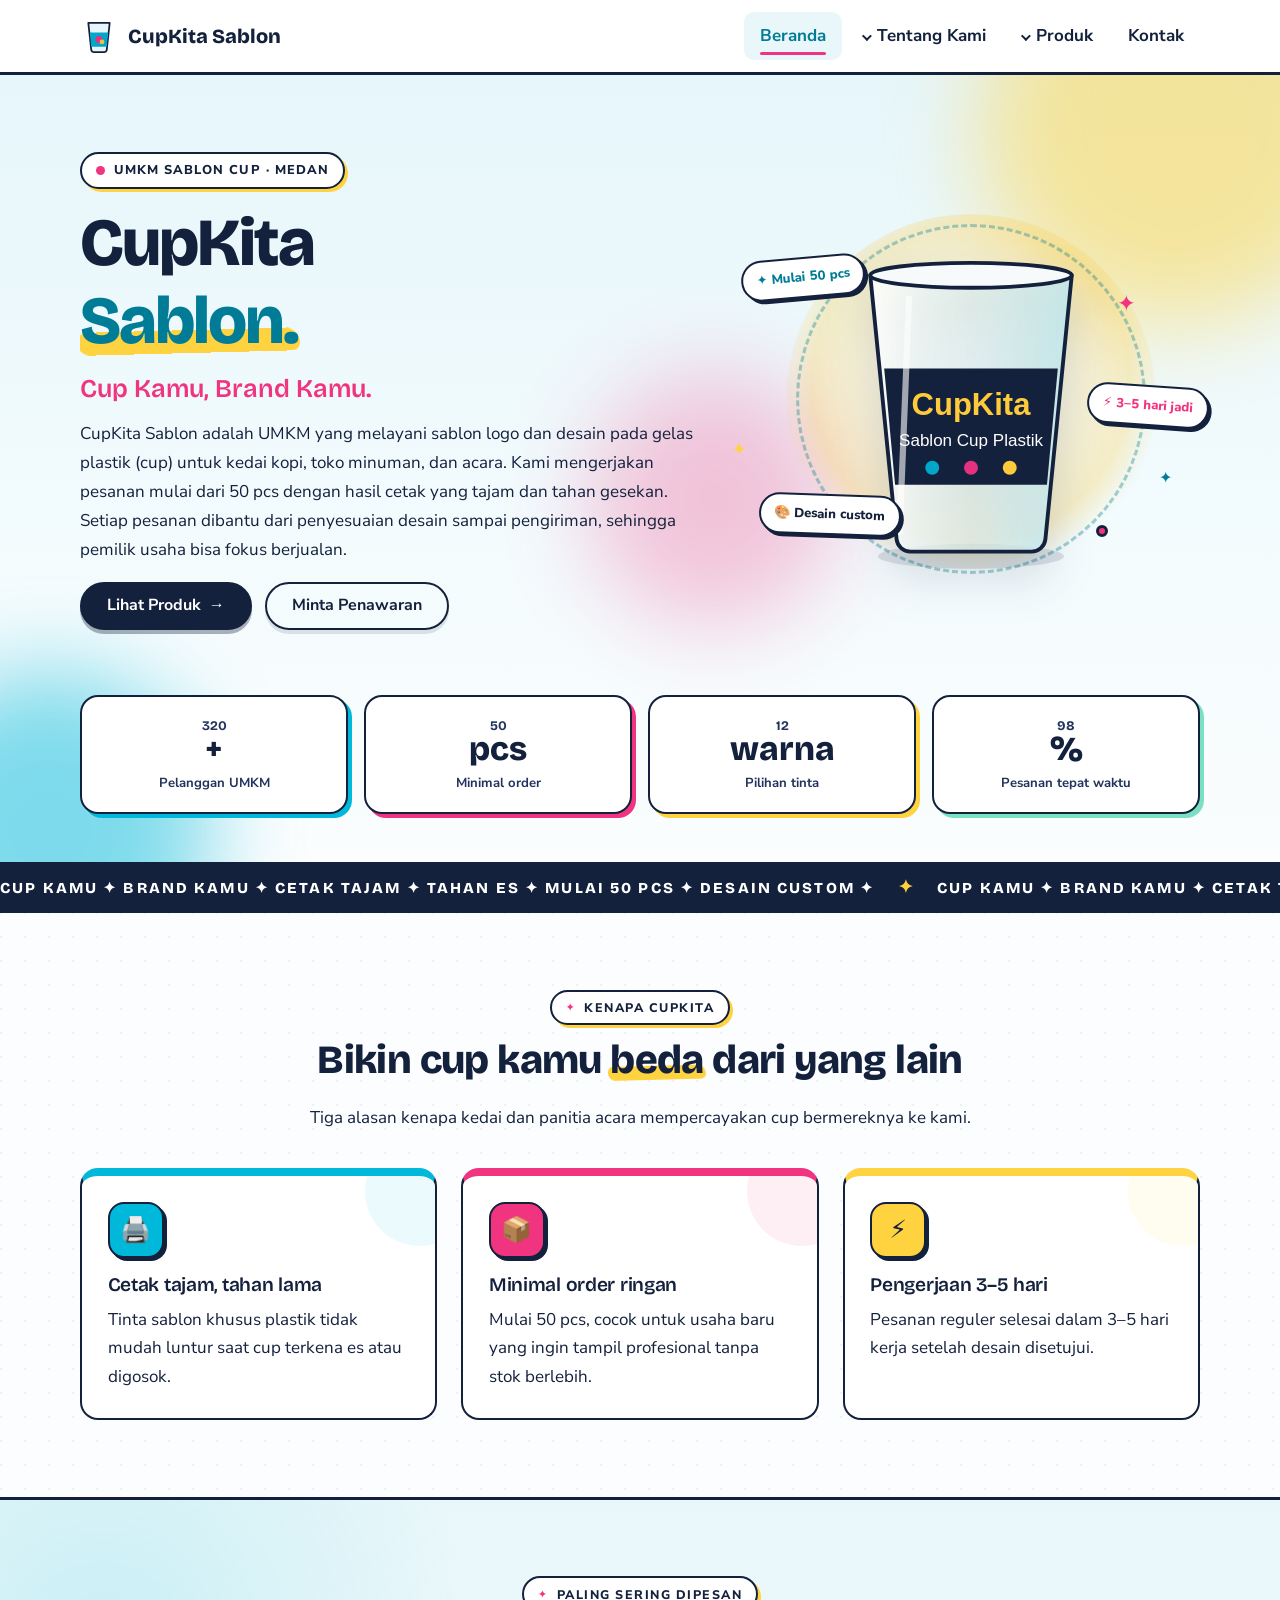
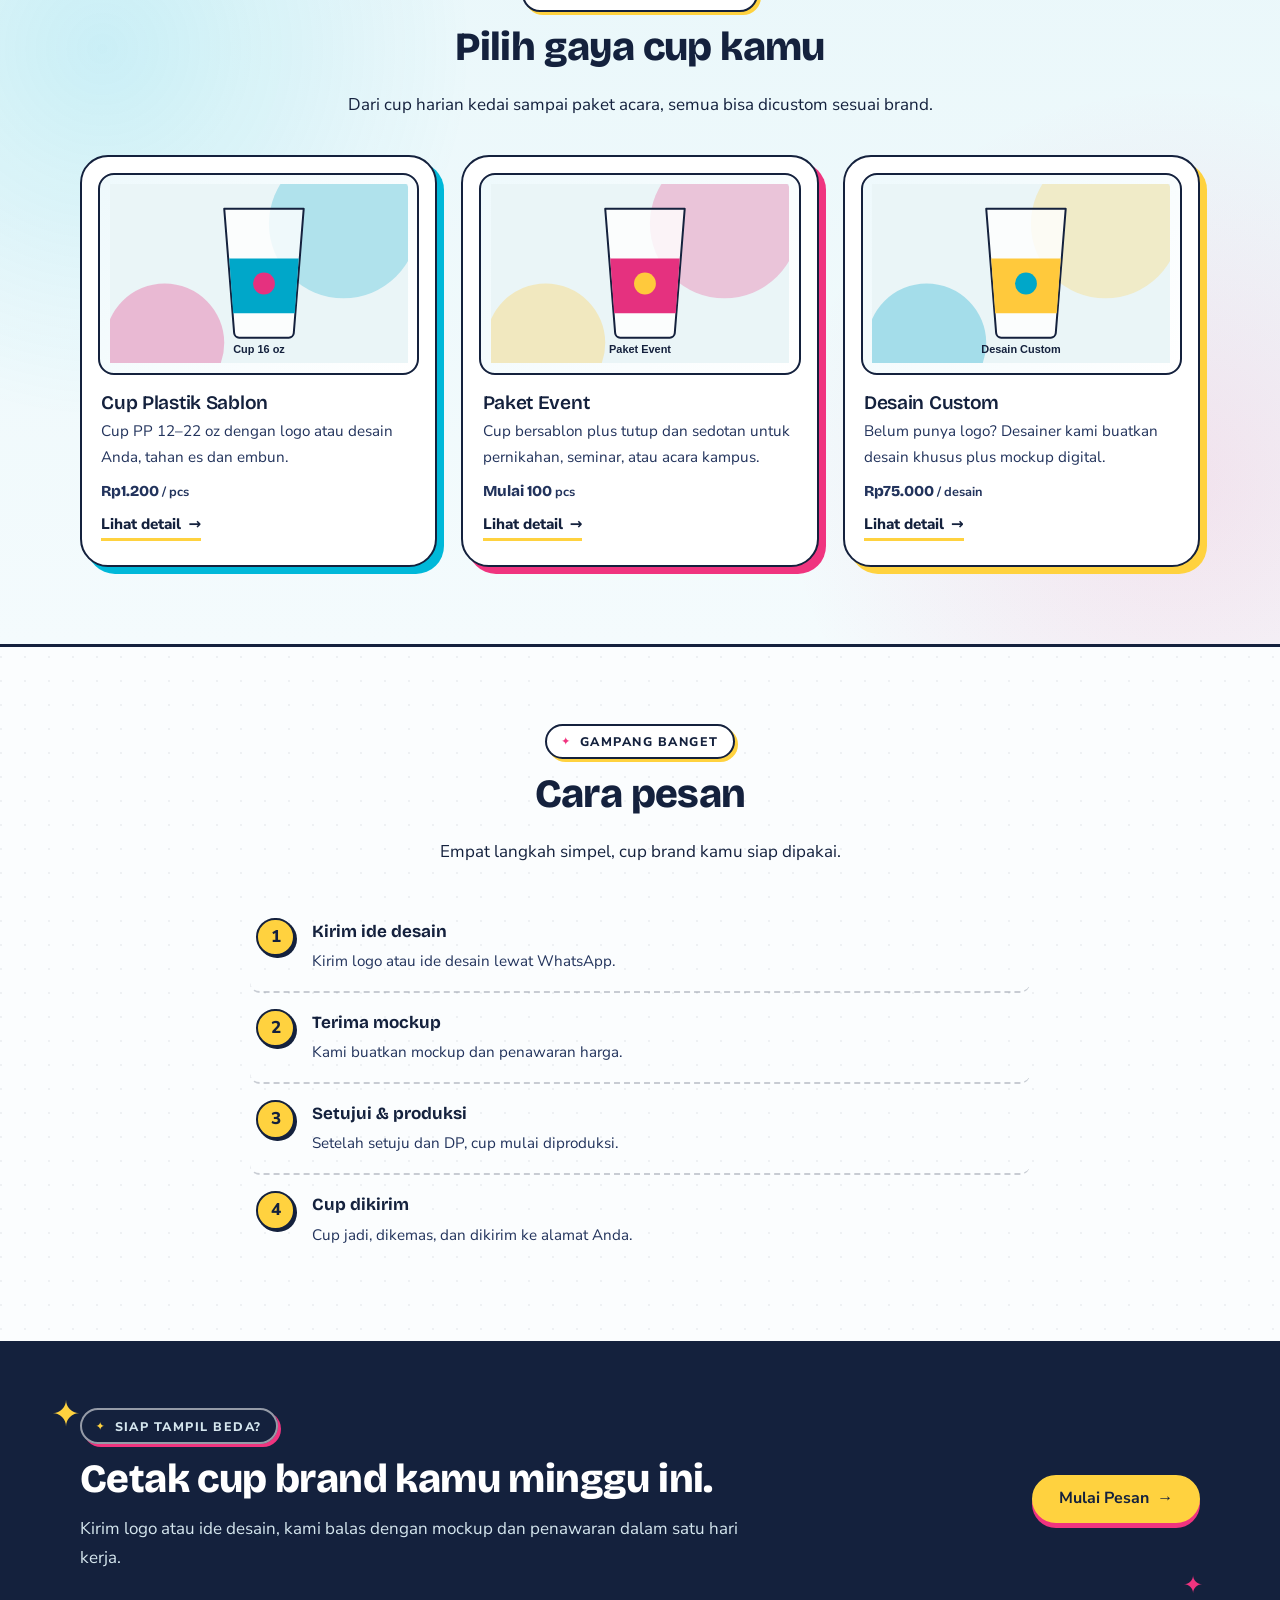
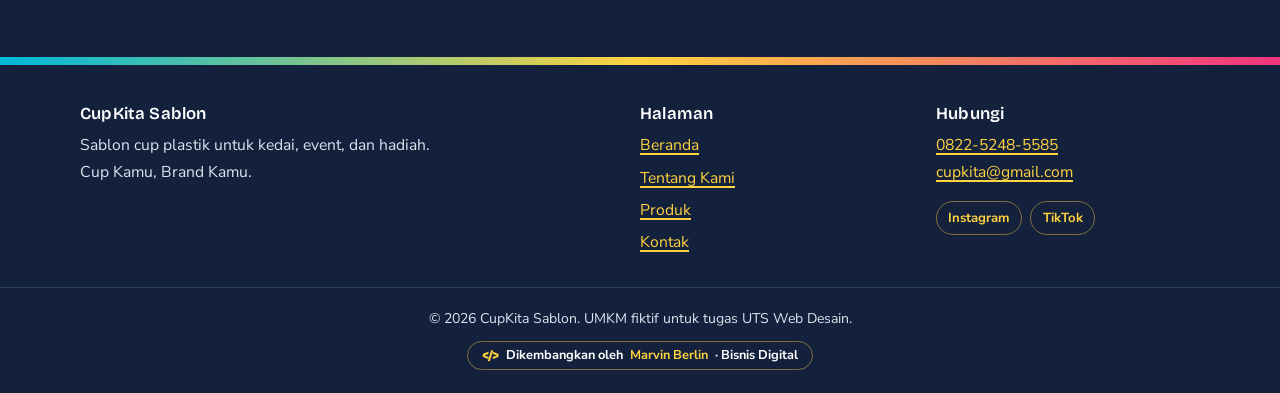
<file: index.html>
<!DOCTYPE html>
<html lang="id">
<head>
  <meta charset="UTF-8">
  <meta name="viewport" content="width=device-width, initial-scale=1">
  <meta name="author" content="Marvin Berlin">
  <script>document.documentElement.classList.add("js");</script>
  <title>Beranda | CupKita Sablon</title>
  <meta name="description" content="CupKita Sablon: jasa sablon cup plastik custom untuk kedai minuman, event, dan souvenir.">
  <link rel="icon" href="img/logo.svg" type="image/svg+xml">
  <link rel="preconnect" href="https://fonts.googleapis.com">
  <link rel="preconnect" href="https://fonts.gstatic.com" crossorigin>
  <link href="https://fonts.googleapis.com/css2?family=Bricolage+Grotesque:wght@600;800&family=Nunito+Sans:wght@400;600;700;800&display=swap" rel="stylesheet">
  <link rel="stylesheet" href="css/style.css">
</head>
<body>
  <div class="scroll-progress" aria-hidden="true"></div>
  <a class="skip" href="#konten">Lewati ke konten</a>

  <header class="site-header">
    <div class="container nav-wrap">
      <a href="index.html" class="brand"><img src="img/logo.svg" alt="" width="38" height="38"><span>CupKita Sablon</span></a>
      <button class="nav-toggle" type="button" aria-label="Buka menu" aria-expanded="false" aria-controls="nav"><span></span><span></span><span></span></button>
      <nav class="nav" id="nav" aria-label="Navigasi utama">
        <ul class="menu">
          <li><a href="index.html">Beranda</a></li>
          <li class="has-sub">
            <a href="about.html" aria-haspopup="true">Tentang Kami</a>
            <ul class="submenu">
              <li><a href="about.html#sejarah">Sejarah</a></li>
              <li><a href="about.html#visi-misi">Visi &amp; Misi</a></li>
              <li><a href="about.html#struktur">Struktur Organisasi</a></li>
            </ul>
          </li>
          <li class="has-sub">
            <a href="produk.html" aria-haspopup="true">Produk</a>
            <ul class="submenu">
              <li><a href="produk.html#cup-sablon">Cup Plastik Sablon</a></li>
              <li><a href="produk.html#paket-event">Paket Event</a></li>
              <li><a href="produk.html#desain-custom">Desain Custom</a></li>
            </ul>
          </li>
          <li><a href="kontak.html">Kontak</a></li>
        </ul>
      </nav>
    </div>
  </header>

  <main id="konten">
    <section class="hero">
      <div class="hero-bg" aria-hidden="true">
        <span class="blob blob-1"></span>
        <span class="blob blob-2"></span>
        <span class="blob blob-3"></span>
      </div>
      <div class="container hero-grid">
        <div class="hero-copy">
          <p class="eyebrow"><span class="dot"></span> UMKM Sablon Cup · Medan</p>
          <h1>
            <span class="line"><span>CupKita</span></span>
            <span class="line"><span class="highlight">Sablon.</span></span>
          </h1>
          <p class="tagline">Cup Kamu, Brand Kamu.</p>
          <p>CupKita Sablon adalah UMKM yang melayani sablon logo dan desain pada gelas plastik (cup) untuk kedai kopi, toko minuman, dan acara. Kami mengerjakan pesanan mulai dari 50 pcs dengan hasil cetak yang tajam dan tahan gesekan. Setiap pesanan dibantu dari penyesuaian desain sampai pengiriman, sehingga pemilik usaha bisa fokus berjualan.</p>
          <p class="actions">
            <a class="btn" href="produk.html">Lihat Produk <span aria-hidden="true">&rarr;</span></a>
            <a class="btn btn-ghost" href="kontak.html">Minta Penawaran</a>
          </p>
        </div>

        <div class="hero-visual">
          <span class="orbit" aria-hidden="true"></span>
          <img class="hero-img" src="img/cup.svg" alt="Cup plastik bersablon logo CupKita" width="400" height="460">
          <span class="chip chip-1">✦ Mulai 50 pcs</span>
          <span class="chip chip-2">⚡ 3–5 hari jadi</span>
          <span class="chip chip-3">🎨 Desain custom</span>
          <span class="spark s1" aria-hidden="true">✦</span>
          <span class="spark s2" aria-hidden="true">✦</span>
          <span class="spark s3" aria-hidden="true">✦</span>
        </div>
      </div>

      <div class="container">
        <ul class="stats" data-reveal-group>
          <li class="stat" data-reveal><b><span data-count="320">320</span>+</b><span>Pelanggan UMKM</span></li>
          <li class="stat" data-reveal><b><span data-count="50">50</span> pcs</b><span>Minimal order</span></li>
          <li class="stat" data-reveal><b><span data-count="12">12</span> warna</b><span>Pilihan tinta</span></li>
          <li class="stat" data-reveal><b><span data-count="98">98</span>%</b><span>Pesanan tepat waktu</span></li>
        </ul>
      </div>
    </section>

    <div class="marquee" aria-hidden="true">
      <div class="marquee-track">
        <span>Cup Kamu ✦ Brand Kamu ✦ Cetak Tajam ✦ Tahan Es ✦ Mulai 50 pcs ✦ Desain Custom ✦</span>
        <span>Cup Kamu ✦ Brand Kamu ✦ Cetak Tajam ✦ Tahan Es ✦ Mulai 50 pcs ✦ Desain Custom ✦</span>
      </div>
    </div>

    <section class="section">
      <div class="container">
        <div class="section-head center" data-reveal>
          <p class="kicker">Kenapa CupKita</p>
          <h2>Bikin cup kamu <span class="mark">beda</span> dari yang lain</h2>
          <p>Tiga alasan kenapa kedai dan panitia acara mempercayakan cup bermereknya ke kami.</p>
        </div>
        <div class="grid grid-3" data-reveal-group>
          <article class="card" data-reveal>
            <span class="card-icon" aria-hidden="true">🖨️</span>
            <h3>Cetak tajam, tahan lama</h3>
            <p>Tinta sablon khusus plastik tidak mudah luntur saat cup terkena es atau digosok.</p>
          </article>
          <article class="card" data-reveal>
            <span class="card-icon" aria-hidden="true">📦</span>
            <h3>Minimal order ringan</h3>
            <p>Mulai 50 pcs, cocok untuk usaha baru yang ingin tampil profesional tanpa stok berlebih.</p>
          </article>
          <article class="card" data-reveal>
            <span class="card-icon" aria-hidden="true">⚡</span>
            <h3>Pengerjaan 3&ndash;5 hari</h3>
            <p>Pesanan reguler selesai dalam 3&ndash;5 hari kerja setelah desain disetujui.</p>
          </article>
        </div>
      </div>
    </section>

    <section class="section alt">
      <div class="container">
        <div class="section-head center" data-reveal>
          <p class="kicker">Paling sering dipesan</p>
          <h2>Pilih gaya cup kamu</h2>
          <p>Dari cup harian kedai sampai paket acara, semua bisa dicustom sesuai brand.</p>
        </div>
        <div class="grid grid-3" data-reveal-group>
          <article class="product-card" data-reveal>
            <div class="product-thumb"><img src="img/produk-1.svg" alt="Cup plastik 16 oz dengan sablon" width="600" height="360" loading="lazy"></div>
            <h3>Cup Plastik Sablon</h3>
            <p>Cup PP 12&ndash;22 oz dengan logo atau desain Anda, tahan es dan embun.</p>
            <p class="price">Rp1.200 <span>/ pcs</span></p>
            <a class="link-arrow" href="produk.html#cup-sablon">Lihat detail <span aria-hidden="true">&rarr;</span></a>
          </article>
          <article class="product-card" data-reveal>
            <div class="product-thumb"><img src="img/produk-2.svg" alt="Paket cup untuk acara" width="600" height="360" loading="lazy"></div>
            <h3>Paket Event</h3>
            <p>Cup bersablon plus tutup dan sedotan untuk pernikahan, seminar, atau acara kampus.</p>
            <p class="price">Mulai 100 <span>pcs</span></p>
            <a class="link-arrow" href="produk.html#paket-event">Lihat detail <span aria-hidden="true">&rarr;</span></a>
          </article>
          <article class="product-card" data-reveal>
            <div class="product-thumb"><img src="img/produk-3.svg" alt="Contoh desain custom pada cup" width="600" height="360" loading="lazy"></div>
            <h3>Desain Custom</h3>
            <p>Belum punya logo? Desainer kami buatkan desain khusus plus mockup digital.</p>
            <p class="price">Rp75.000 <span>/ desain</span></p>
            <a class="link-arrow" href="produk.html#desain-custom">Lihat detail <span aria-hidden="true">&rarr;</span></a>
          </article>
        </div>
      </div>
    </section>

    <section class="section">
      <div class="container narrow">
        <div class="section-head center" data-reveal>
          <p class="kicker">Gampang banget</p>
          <h2>Cara pesan</h2>
          <p>Empat langkah simpel, cup brand kamu siap dipakai.</p>
        </div>
        <ol class="steps" data-reveal-group>
          <li data-reveal>
            <div><strong>Kirim ide desain</strong><p>Kirim logo atau ide desain lewat WhatsApp.</p></div>
          </li>
          <li data-reveal>
            <div><strong>Terima mockup</strong><p>Kami buatkan mockup dan penawaran harga.</p></div>
          </li>
          <li data-reveal>
            <div><strong>Setujui &amp; produksi</strong><p>Setelah setuju dan DP, cup mulai diproduksi.</p></div>
          </li>
          <li data-reveal>
            <div><strong>Cup dikirim</strong><p>Cup jadi, dikemas, dan dikirim ke alamat Anda.</p></div>
          </li>
        </ol>
      </div>
    </section>

    <section class="cta">
      <div class="container cta-inner" data-reveal>
        <div>
          <p class="kicker kicker-light">Siap tampil beda?</p>
          <h2>Cetak cup brand kamu minggu ini.</h2>
          <p>Kirim logo atau ide desain, kami balas dengan mockup dan penawaran dalam satu hari kerja.</p>
        </div>
        <div class="actions">
          <a class="btn" href="kontak.html">Mulai Pesan <span aria-hidden="true">&rarr;</span></a>
        </div>
      </div>
    </section>
  </main>

  <footer class="site-footer">
    <div class="container foot-grid">
      <div>
        <h3>CupKita Sablon</h3>
        <p>Sablon cup plastik untuk kedai, event, dan hadiah. Cup Kamu, Brand Kamu.</p>
      </div>
      <div>
        <h3>Halaman</h3>
        <ul>
          <li><a href="index.html">Beranda</a></li>
          <li><a href="about.html">Tentang Kami</a></li>
          <li><a href="produk.html">Produk</a></li>
          <li><a href="kontak.html">Kontak</a></li>
        </ul>
      </div>
      <div>
        <h3>Hubungi</h3>
        <p><a href="tel:+6282252485585">0822-5248-5585</a><br><a href="mailto:cupkita@gmail.com">cupkita@gmail.com</a></p>
        <div class="footer-social">
          <a href="https://instagram.com/" target="_blank" rel="noopener">Instagram</a>
          <a href="https://tiktok.com/" target="_blank" rel="noopener">TikTok</a>
        </div>
      </div>
    </div>
    <p class="copy">&copy; <span id="tahun">2026</span> CupKita Sablon. UMKM fiktif untuk tugas UTS Web Desain.<br><span class="dev-credit">Dikembangkan oleh <strong>Marvin Berlin</strong> &middot; Bisnis Digital</span></p>
  </footer>

  <button class="to-top" type="button" aria-label="Kembali ke atas">&uarr;</button>
  <script src="js/script.js"></script>
</body>
</html>
</file>
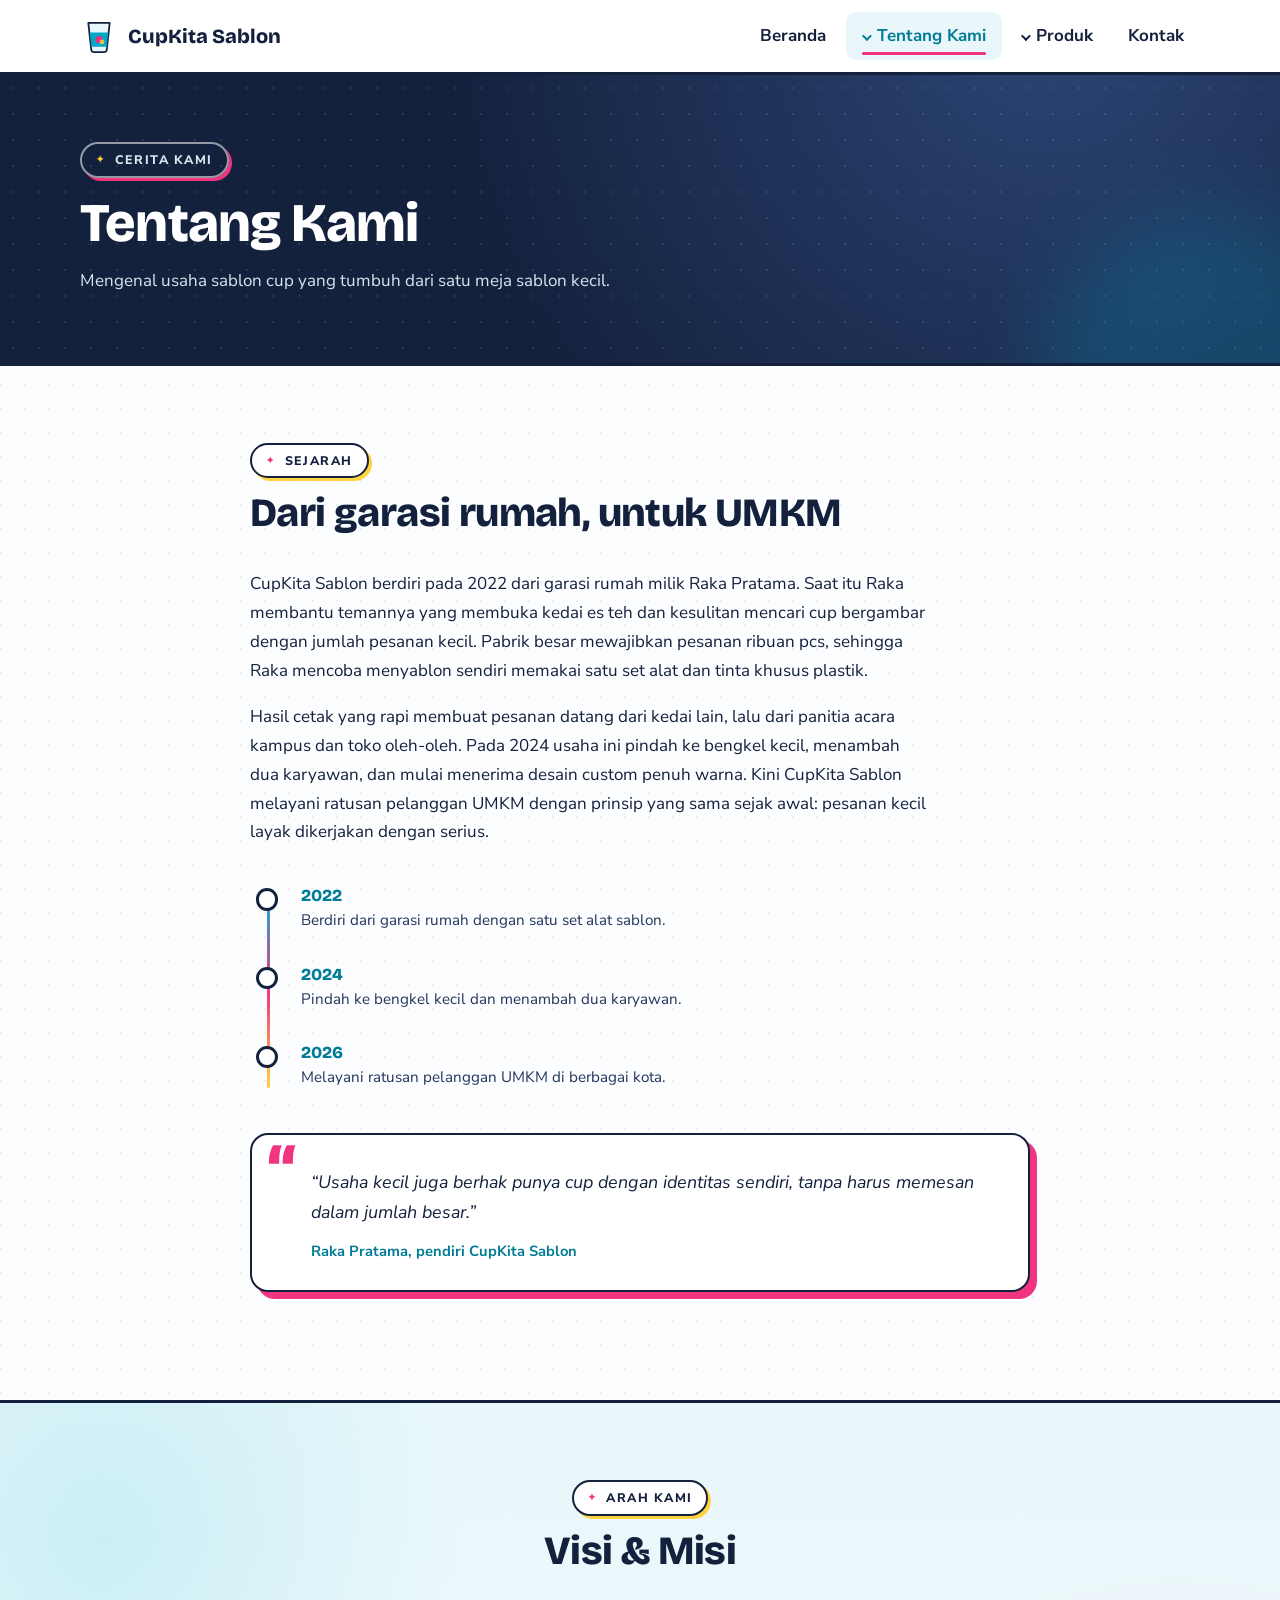
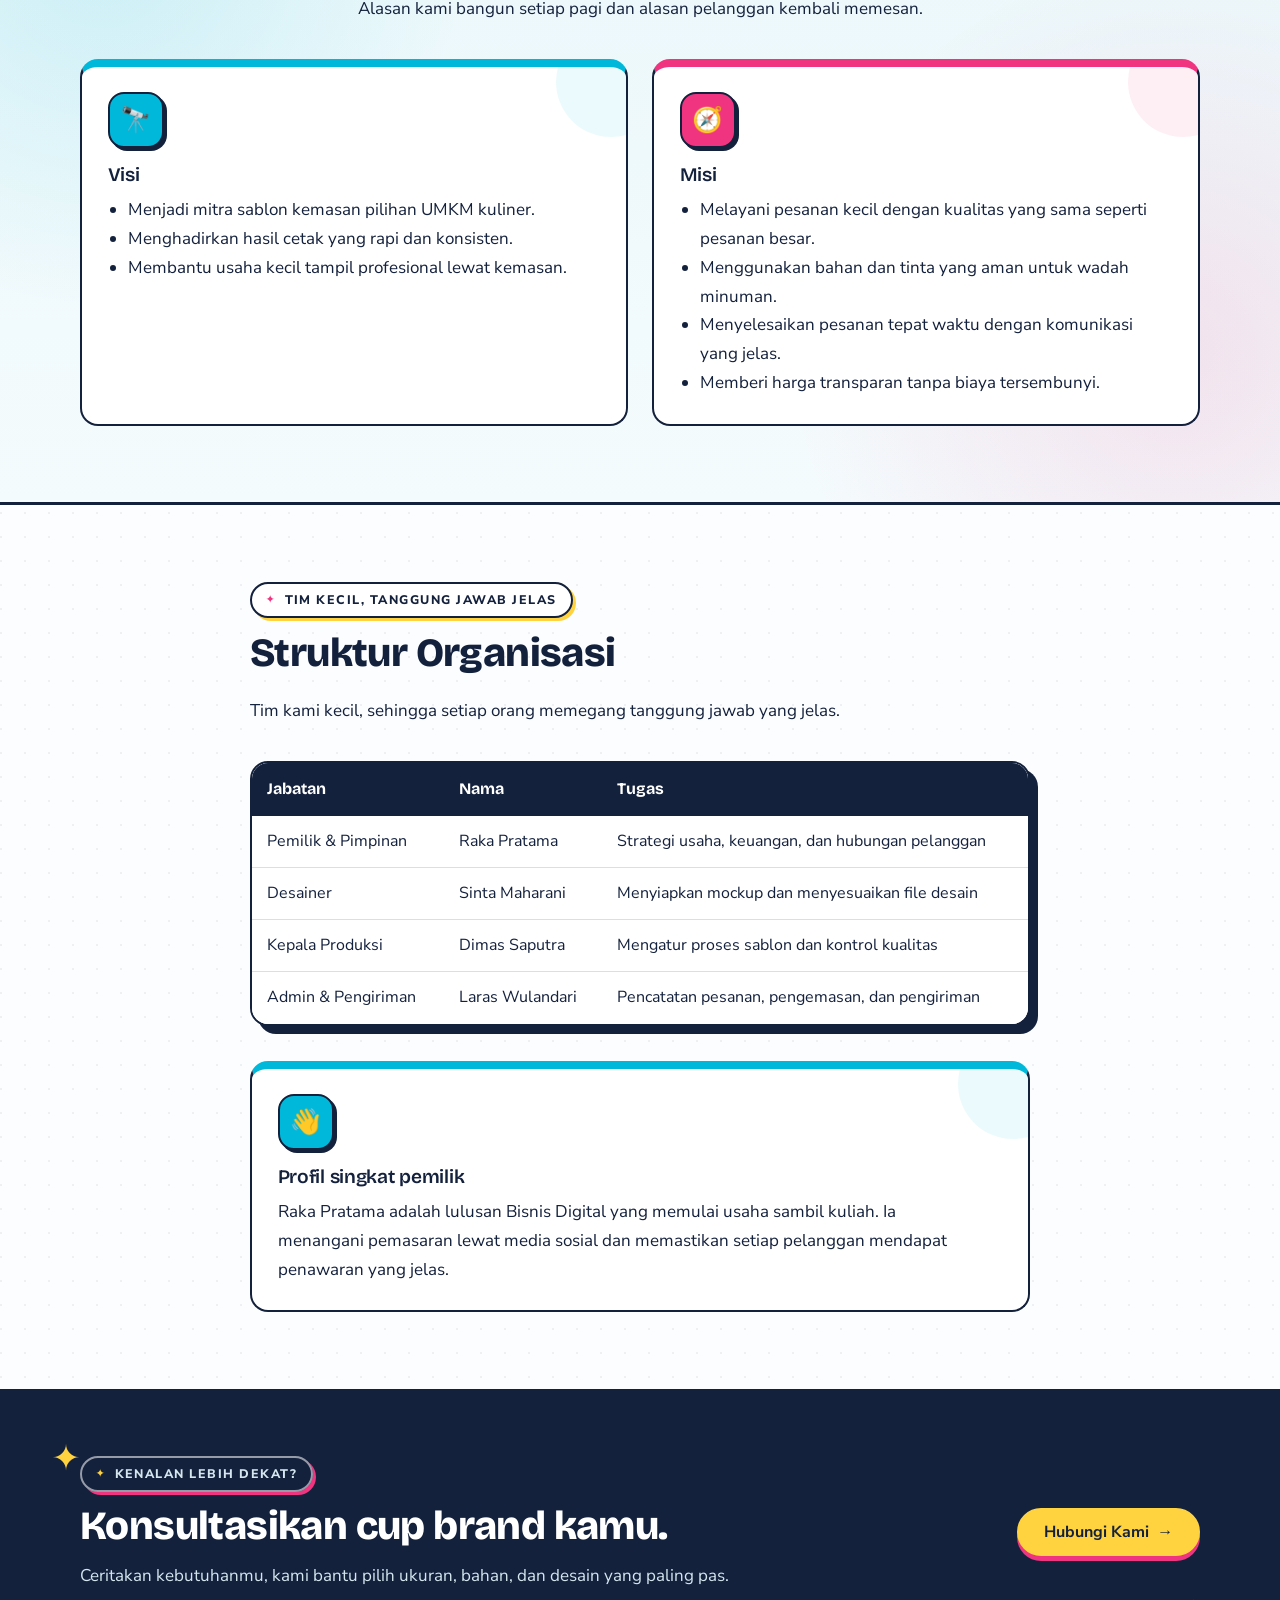
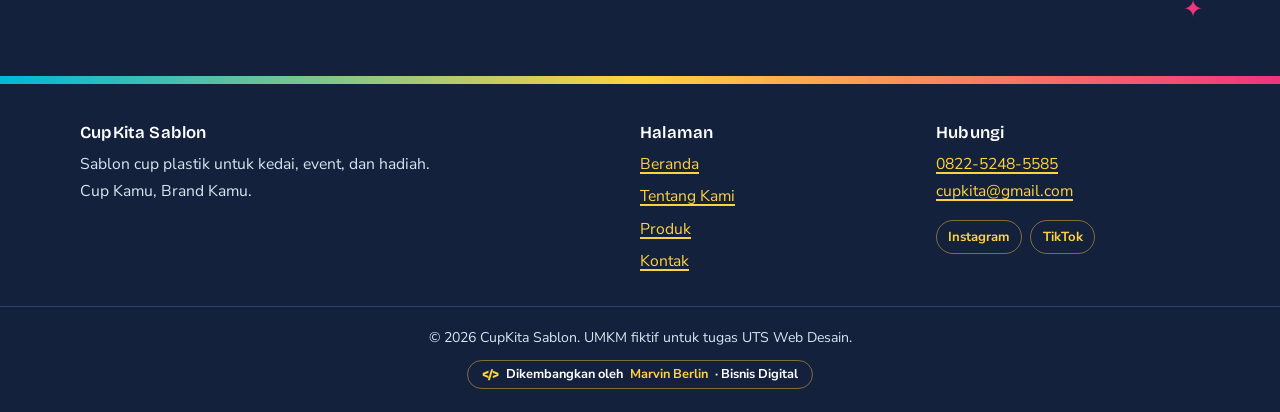
<file: about.html>
<!DOCTYPE html>
<html lang="id">
<head>
  <meta charset="UTF-8">
  <meta name="viewport" content="width=device-width, initial-scale=1">
  <meta name="author" content="Marvin Berlin">
  <script>document.documentElement.classList.add("js");</script>
  <title>Tentang Kami | CupKita Sablon</title>
  <meta name="description" content="Sejarah, visi misi, dan struktur organisasi CupKita Sablon.">
  <link rel="icon" href="img/logo.svg" type="image/svg+xml">
  <link rel="preconnect" href="https://fonts.googleapis.com">
  <link rel="preconnect" href="https://fonts.gstatic.com" crossorigin>
  <link href="https://fonts.googleapis.com/css2?family=Bricolage+Grotesque:wght@600;800&family=Nunito+Sans:wght@400;600;700;800&display=swap" rel="stylesheet">
  <link rel="stylesheet" href="css/style.css">
</head>
<body>
  <div class="scroll-progress" aria-hidden="true"></div>
  <a class="skip" href="#konten">Lewati ke konten</a>

  <header class="site-header">
    <div class="container nav-wrap">
      <a href="index.html" class="brand"><img src="img/logo.svg" alt="" width="38" height="38"><span>CupKita Sablon</span></a>
      <button class="nav-toggle" type="button" aria-label="Buka menu" aria-expanded="false" aria-controls="nav"><span></span><span></span><span></span></button>
      <nav class="nav" id="nav" aria-label="Navigasi utama">
        <ul class="menu">
          <li><a href="index.html">Beranda</a></li>
          <li class="has-sub">
            <a href="about.html" aria-haspopup="true">Tentang Kami</a>
            <ul class="submenu">
              <li><a href="about.html#sejarah">Sejarah</a></li>
              <li><a href="about.html#visi-misi">Visi &amp; Misi</a></li>
              <li><a href="about.html#struktur">Struktur Organisasi</a></li>
            </ul>
          </li>
          <li class="has-sub">
            <a href="produk.html" aria-haspopup="true">Produk</a>
            <ul class="submenu">
              <li><a href="produk.html#cup-sablon">Cup Plastik Sablon</a></li>
              <li><a href="produk.html#paket-event">Paket Event</a></li>
              <li><a href="produk.html#desain-custom">Desain Custom</a></li>
            </ul>
          </li>
          <li><a href="kontak.html">Kontak</a></li>
        </ul>
      </nav>
    </div>
  </header>

  <main id="konten">
    <section class="page-title">
      <div class="container">
        <p class="kicker kicker-light">Cerita kami</p>
        <h1>Tentang Kami</h1>
        <p>Mengenal usaha sablon cup yang tumbuh dari satu meja sablon kecil.</p>
      </div>
    </section>

    <section class="section" id="sejarah">
      <div class="container narrow">
        <div class="section-head" data-reveal>
          <p class="kicker">Sejarah</p>
          <h2>Dari garasi rumah, untuk UMKM</h2>
        </div>
        <p data-reveal>CupKita Sablon berdiri pada 2022 dari garasi rumah milik Raka Pratama. Saat itu Raka membantu temannya yang membuka kedai es teh dan kesulitan mencari cup bergambar dengan jumlah pesanan kecil. Pabrik besar mewajibkan pesanan ribuan pcs, sehingga Raka mencoba menyablon sendiri memakai satu set alat dan tinta khusus plastik.</p>
        <p data-reveal>Hasil cetak yang rapi membuat pesanan datang dari kedai lain, lalu dari panitia acara kampus dan toko oleh-oleh. Pada 2024 usaha ini pindah ke bengkel kecil, menambah dua karyawan, dan mulai menerima desain custom penuh warna. Kini CupKita Sablon melayani ratusan pelanggan UMKM dengan prinsip yang sama sejak awal: pesanan kecil layak dikerjakan dengan serius.</p>

        <ul class="timeline" data-reveal-group>
          <li data-reveal><b>2022</b><span>Berdiri dari garasi rumah dengan satu set alat sablon.</span></li>
          <li data-reveal><b>2024</b><span>Pindah ke bengkel kecil dan menambah dua karyawan.</span></li>
          <li data-reveal><b>2026</b><span>Melayani ratusan pelanggan UMKM di berbagai kota.</span></li>
        </ul>

        <blockquote data-reveal>
          <p>&ldquo;Usaha kecil juga berhak punya cup dengan identitas sendiri, tanpa harus memesan dalam jumlah besar.&rdquo;</p>
          <footer>Raka Pratama, pendiri CupKita Sablon</footer>
        </blockquote>
      </div>
    </section>

    <section class="section alt" id="visi-misi">
      <div class="container">
        <div class="section-head center" data-reveal>
          <p class="kicker">Arah kami</p>
          <h2>Visi &amp; Misi</h2>
          <p>Alasan kami bangun setiap pagi dan alasan pelanggan kembali memesan.</p>
        </div>
        <div class="grid grid-2" data-reveal-group>
          <article class="card" data-reveal>
            <span class="card-icon" aria-hidden="true">🔭</span>
            <h3>Visi</h3>
            <ul>
              <li>Menjadi mitra sablon kemasan pilihan UMKM kuliner.</li>
              <li>Menghadirkan hasil cetak yang rapi dan konsisten.</li>
              <li>Membantu usaha kecil tampil profesional lewat kemasan.</li>
            </ul>
          </article>
          <article class="card" data-reveal>
            <span class="card-icon" aria-hidden="true">🧭</span>
            <h3>Misi</h3>
            <ul>
              <li>Melayani pesanan kecil dengan kualitas yang sama seperti pesanan besar.</li>
              <li>Menggunakan bahan dan tinta yang aman untuk wadah minuman.</li>
              <li>Menyelesaikan pesanan tepat waktu dengan komunikasi yang jelas.</li>
              <li>Memberi harga transparan tanpa biaya tersembunyi.</li>
            </ul>
          </article>
        </div>
      </div>
    </section>

    <section class="section" id="struktur">
      <div class="container narrow">
        <div class="section-head" data-reveal>
          <p class="kicker">Tim kecil, tanggung jawab jelas</p>
          <h2>Struktur Organisasi</h2>
          <p>Tim kami kecil, sehingga setiap orang memegang tanggung jawab yang jelas.</p>
        </div>

        <div class="table-wrap" data-reveal>
          <table>
            <thead><tr><th>Jabatan</th><th>Nama</th><th>Tugas</th></tr></thead>
            <tbody>
              <tr><td>Pemilik &amp; Pimpinan</td><td>Raka Pratama</td><td>Strategi usaha, keuangan, dan hubungan pelanggan</td></tr>
              <tr><td>Desainer</td><td>Sinta Maharani</td><td>Menyiapkan mockup dan menyesuaikan file desain</td></tr>
              <tr><td>Kepala Produksi</td><td>Dimas Saputra</td><td>Mengatur proses sablon dan kontrol kualitas</td></tr>
              <tr><td>Admin &amp; Pengiriman</td><td>Laras Wulandari</td><td>Pencatatan pesanan, pengemasan, dan pengiriman</td></tr>
            </tbody>
          </table>
        </div>

        <article class="card" data-reveal style="--accent:var(--cyan)">
          <span class="card-icon" aria-hidden="true">👋</span>
          <h3>Profil singkat pemilik</h3>
          <p>Raka Pratama adalah lulusan Bisnis Digital yang memulai usaha sambil kuliah. Ia menangani pemasaran lewat media sosial dan memastikan setiap pelanggan mendapat penawaran yang jelas.</p>
        </article>
      </div>
    </section>

    <section class="cta">
      <div class="container cta-inner" data-reveal>
        <div>
          <p class="kicker kicker-light">Kenalan lebih dekat?</p>
          <h2>Konsultasikan cup brand kamu.</h2>
          <p>Ceritakan kebutuhanmu, kami bantu pilih ukuran, bahan, dan desain yang paling pas.</p>
        </div>
        <div class="actions">
          <a class="btn" href="kontak.html">Hubungi Kami <span aria-hidden="true">&rarr;</span></a>
        </div>
      </div>
    </section>
  </main>

  <footer class="site-footer">
    <div class="container foot-grid">
      <div>
        <h3>CupKita Sablon</h3>
        <p>Sablon cup plastik untuk kedai, event, dan hadiah. Cup Kamu, Brand Kamu.</p>
      </div>
      <div>
        <h3>Halaman</h3>
        <ul>
          <li><a href="index.html">Beranda</a></li>
          <li><a href="about.html">Tentang Kami</a></li>
          <li><a href="produk.html">Produk</a></li>
          <li><a href="kontak.html">Kontak</a></li>
        </ul>
      </div>
      <div>
        <h3>Hubungi</h3>
        <p><a href="tel:+6282252485585">0822-5248-5585</a><br><a href="mailto:cupkita@gmail.com">cupkita@gmail.com</a></p>
        <div class="footer-social">
          <a href="https://instagram.com/" target="_blank" rel="noopener">Instagram</a>
          <a href="https://tiktok.com/" target="_blank" rel="noopener">TikTok</a>
        </div>
      </div>
    </div>
    <p class="copy">&copy; <span id="tahun">2026</span> CupKita Sablon. UMKM fiktif untuk tugas UTS Web Desain.<br><span class="dev-credit">Dikembangkan oleh <strong>Marvin Berlin</strong> &middot; Bisnis Digital</span></p>
  </footer>

  <button class="to-top" type="button" aria-label="Kembali ke atas">&uarr;</button>
  <script src="js/script.js"></script>
</body>
</html>
</file>
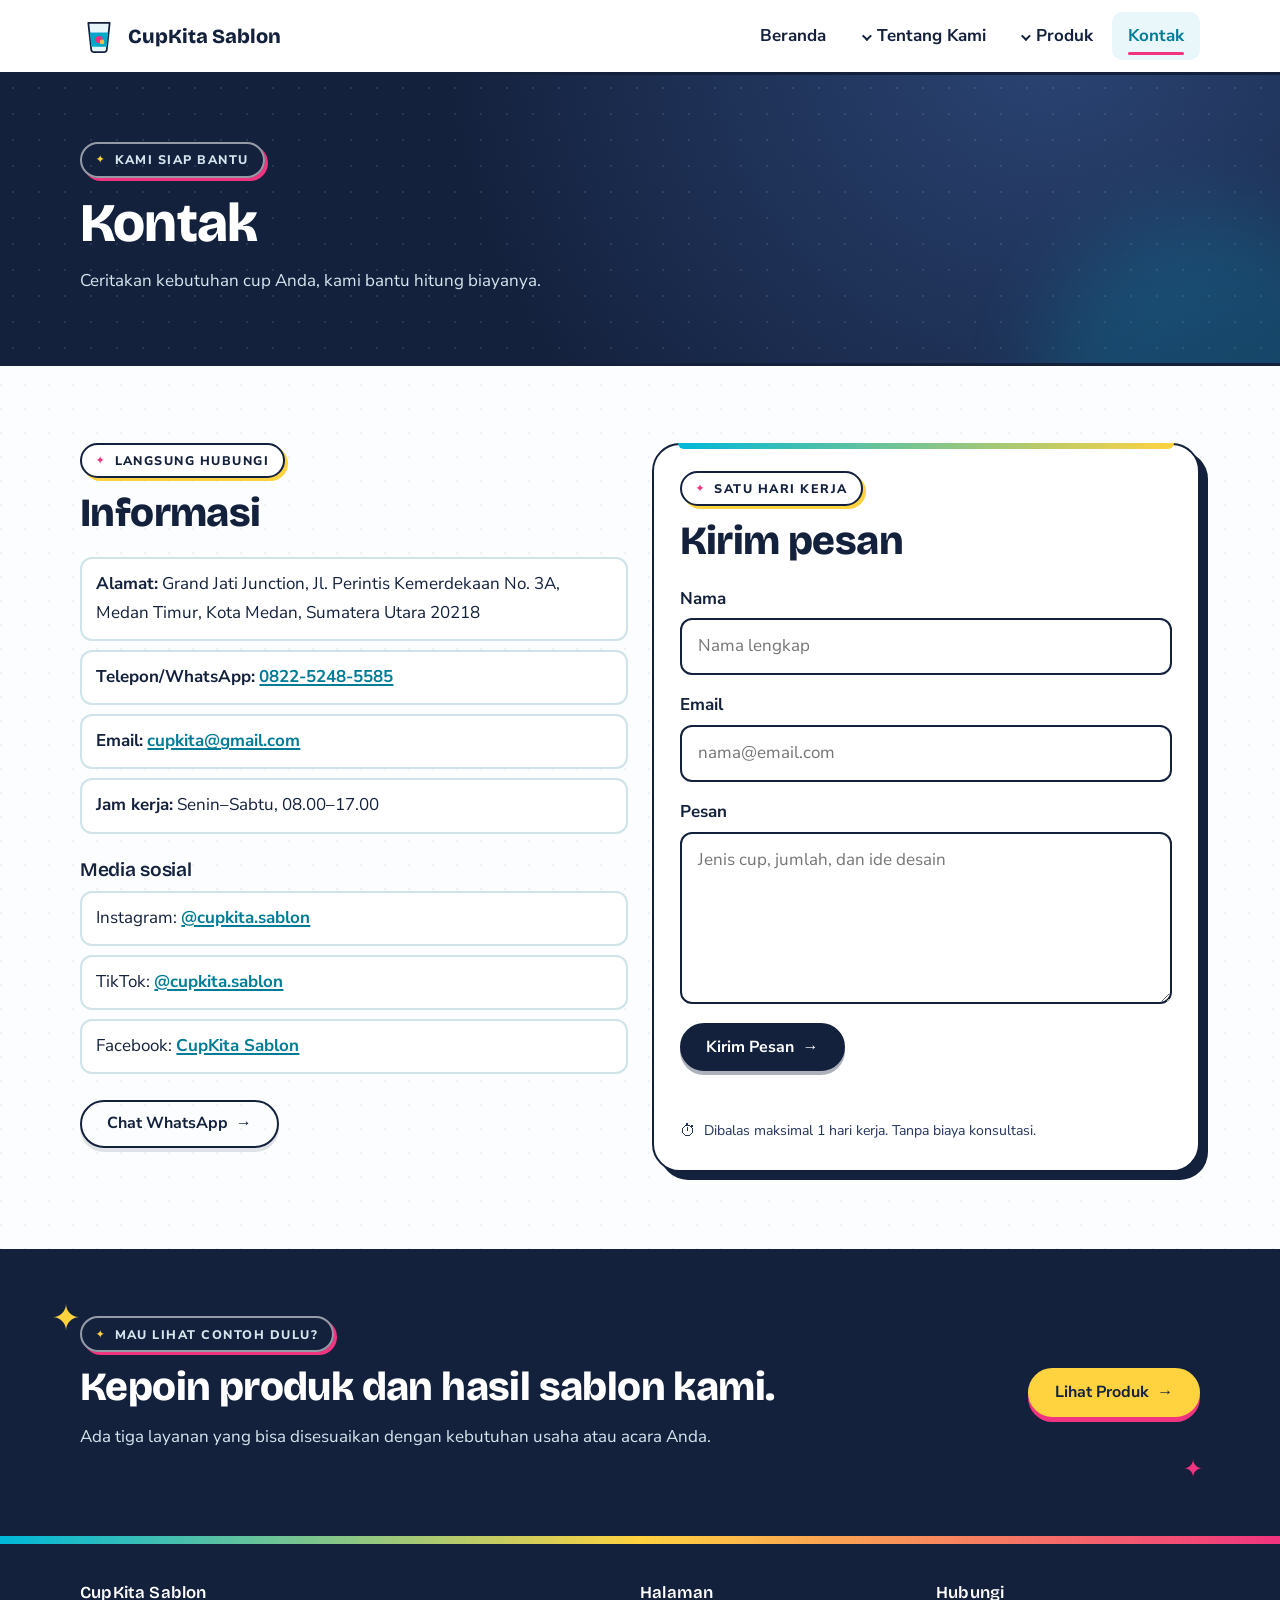
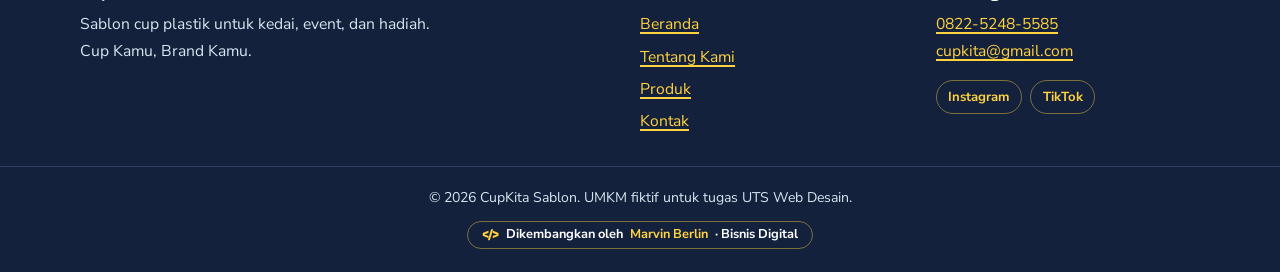
<file: kontak.html>
<!DOCTYPE html>
<html lang="id">
<head>
  <meta charset="UTF-8">
  <meta name="viewport" content="width=device-width, initial-scale=1">
  <meta name="author" content="Marvin Berlin">
  <script>document.documentElement.classList.add("js");</script>
  <title>Kontak | CupKita Sablon</title>
  <meta name="description" content="Hubungi CupKita Sablon untuk pesanan dan penawaran harga.">
  <link rel="icon" href="img/logo.svg" type="image/svg+xml">
  <link rel="preconnect" href="https://fonts.googleapis.com">
  <link rel="preconnect" href="https://fonts.gstatic.com" crossorigin>
  <link href="https://fonts.googleapis.com/css2?family=Bricolage+Grotesque:wght@600;800&family=Nunito+Sans:wght@400;600;700;800&display=swap" rel="stylesheet">
  <link rel="stylesheet" href="css/style.css">
</head>
<body>
  <div class="scroll-progress" aria-hidden="true"></div>
  <a class="skip" href="#konten">Lewati ke konten</a>

  <header class="site-header">
    <div class="container nav-wrap">
      <a href="index.html" class="brand"><img src="img/logo.svg" alt="" width="38" height="38"><span>CupKita Sablon</span></a>
      <button class="nav-toggle" type="button" aria-label="Buka menu" aria-expanded="false" aria-controls="nav"><span></span><span></span><span></span></button>
      <nav class="nav" id="nav" aria-label="Navigasi utama">
        <ul class="menu">
          <li><a href="index.html">Beranda</a></li>
          <li class="has-sub">
            <a href="about.html" aria-haspopup="true">Tentang Kami</a>
            <ul class="submenu">
              <li><a href="about.html#sejarah">Sejarah</a></li>
              <li><a href="about.html#visi-misi">Visi &amp; Misi</a></li>
              <li><a href="about.html#struktur">Struktur Organisasi</a></li>
            </ul>
          </li>
          <li class="has-sub">
            <a href="produk.html" aria-haspopup="true">Produk</a>
            <ul class="submenu">
              <li><a href="produk.html#cup-sablon">Cup Plastik Sablon</a></li>
              <li><a href="produk.html#paket-event">Paket Event</a></li>
              <li><a href="produk.html#desain-custom">Desain Custom</a></li>
            </ul>
          </li>
          <li><a href="kontak.html">Kontak</a></li>
        </ul>
      </nav>
    </div>
  </header>

  <main id="konten">
    <section class="page-title">
      <div class="container">
        <p class="kicker kicker-light">Kami siap bantu</p>
        <h1>Kontak</h1>
        <p>Ceritakan kebutuhan cup Anda, kami bantu hitung biayanya.</p>
      </div>
    </section>

    <section class="section">
      <div class="container grid grid-2">
        <div data-reveal>
          <p class="kicker">Langsung hubungi</p>
          <h2>Informasi</h2>
          <ul class="info">
            <li><strong>Alamat:</strong> Grand Jati Junction, Jl. Perintis Kemerdekaan No. 3A, Medan Timur, Kota Medan, Sumatera Utara 20218</li>
            <li><strong>Telepon/WhatsApp:</strong> <a href="https://wa.me/6282252485585" target="_blank" rel="noopener">0822-5248-5585</a></li>
            <li><strong>Email:</strong> <a href="mailto:cupkita@gmail.com">cupkita@gmail.com</a></li>
            <li><strong>Jam kerja:</strong> Senin&ndash;Sabtu, 08.00&ndash;17.00</li>
          </ul>

          <h3>Media sosial</h3>
          <ul class="info">
            <li>Instagram: <a href="https://instagram.com/" target="_blank" rel="noopener">@cupkita.sablon</a></li>
            <li>TikTok: <a href="https://tiktok.com/" target="_blank" rel="noopener">@cupkita.sablon</a></li>
            <li>Facebook: <a href="https://facebook.com/" target="_blank" rel="noopener">CupKita Sablon</a></li>
          </ul>

          <p><a class="btn btn-ghost" href="https://wa.me/6282252485585" target="_blank" rel="noopener">Chat WhatsApp <span aria-hidden="true">&rarr;</span></a></p>
        </div>

        <div data-reveal>
          <div class="form-card">
            <p class="kicker">Satu hari kerja</p>
            <h2>Kirim pesan</h2>
            <form id="form-kontak" novalidate>
              <label for="nama">Nama</label>
              <input type="text" id="nama" name="nama" placeholder="Nama lengkap" autocomplete="name" required>
              <label for="email">Email</label>
              <input type="email" id="email" name="email" placeholder="nama@email.com" autocomplete="email" required>
              <label for="pesan">Pesan</label>
              <textarea id="pesan" name="pesan" rows="5" placeholder="Jenis cup, jumlah, dan ide desain" required></textarea>
              <button class="btn" type="submit">Kirim Pesan <span aria-hidden="true">&rarr;</span></button>
              <p id="form-status" role="status"></p>
              <p class="form-note">Dibalas maksimal 1 hari kerja. Tanpa biaya konsultasi.</p>
            </form>
          </div>
        </div>
      </div>
    </section>

    <section class="cta">
      <div class="container cta-inner" data-reveal>
        <div>
          <p class="kicker kicker-light">Mau lihat contoh dulu?</p>
          <h2>Kepoin produk dan hasil sablon kami.</h2>
          <p>Ada tiga layanan yang bisa disesuaikan dengan kebutuhan usaha atau acara Anda.</p>
        </div>
        <div class="actions">
          <a class="btn" href="produk.html">Lihat Produk <span aria-hidden="true">&rarr;</span></a>
        </div>
      </div>
    </section>
  </main>

  <footer class="site-footer">
    <div class="container foot-grid">
      <div>
        <h3>CupKita Sablon</h3>
        <p>Sablon cup plastik untuk kedai, event, dan hadiah. Cup Kamu, Brand Kamu.</p>
      </div>
      <div>
        <h3>Halaman</h3>
        <ul>
          <li><a href="index.html">Beranda</a></li>
          <li><a href="about.html">Tentang Kami</a></li>
          <li><a href="produk.html">Produk</a></li>
          <li><a href="kontak.html">Kontak</a></li>
        </ul>
      </div>
      <div>
        <h3>Hubungi</h3>
        <p><a href="tel:+6282252485585">0822-5248-5585</a><br><a href="mailto:cupkita@gmail.com">cupkita@gmail.com</a></p>
        <div class="footer-social">
          <a href="https://instagram.com/" target="_blank" rel="noopener">Instagram</a>
          <a href="https://tiktok.com/" target="_blank" rel="noopener">TikTok</a>
        </div>
      </div>
    </div>
    <p class="copy">&copy; <span id="tahun">2026</span> CupKita Sablon. UMKM fiktif untuk tugas UTS Web Desain.<br><span class="dev-credit">Dikembangkan oleh <strong>Marvin Berlin</strong> &middot; Bisnis Digital</span></p>
  </footer>

  <button class="to-top" type="button" aria-label="Kembali ke atas">&uarr;</button>
  <script src="js/script.js"></script>
</body>
</html>
</file>
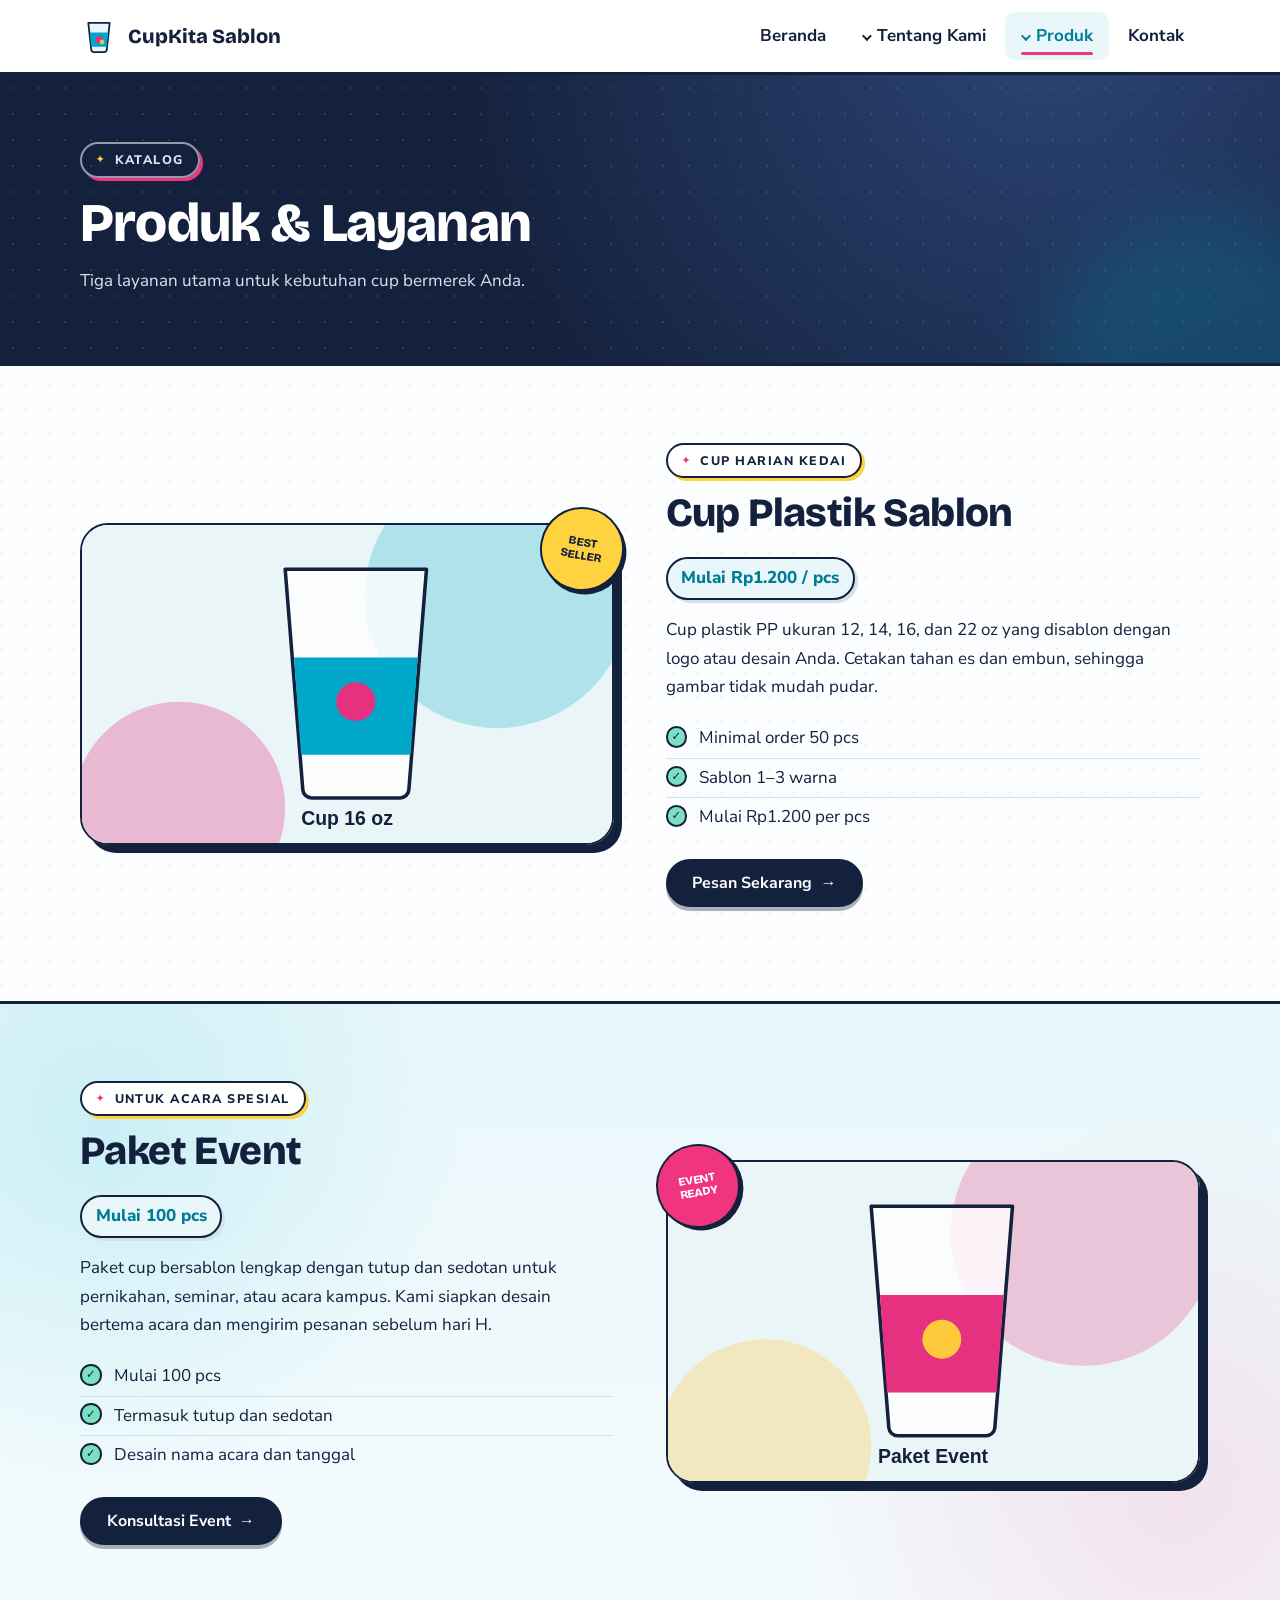
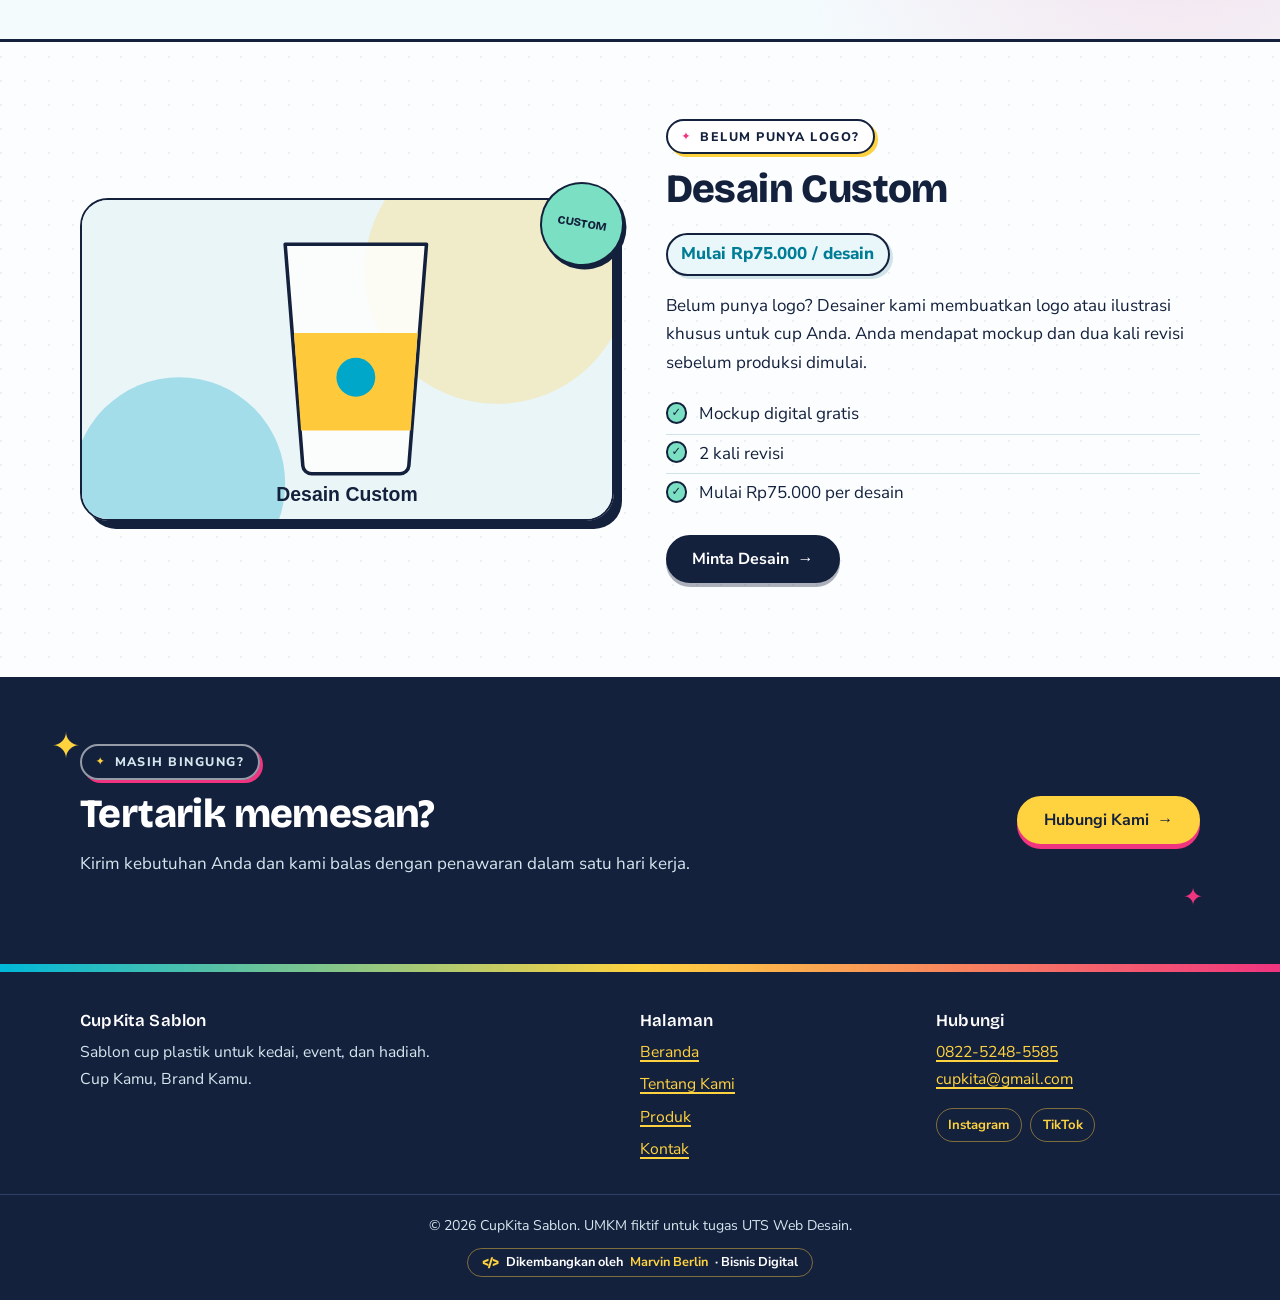
<file: produk.html>
<!DOCTYPE html>
<html lang="id">
<head>
  <meta charset="UTF-8">
  <meta name="viewport" content="width=device-width, initial-scale=1">
  <meta name="author" content="Marvin Berlin">
  <script>document.documentElement.classList.add("js");</script>
  <title>Produk | CupKita Sablon</title>
  <meta name="description" content="Produk dan layanan CupKita Sablon: cup plastik sablon, paket event, dan desain custom.">
  <link rel="icon" href="img/logo.svg" type="image/svg+xml">
  <link rel="preconnect" href="https://fonts.googleapis.com">
  <link rel="preconnect" href="https://fonts.gstatic.com" crossorigin>
  <link href="https://fonts.googleapis.com/css2?family=Bricolage+Grotesque:wght@600;800&family=Nunito+Sans:wght@400;600;700;800&display=swap" rel="stylesheet">
  <link rel="stylesheet" href="css/style.css">
</head>
<body>
  <div class="scroll-progress" aria-hidden="true"></div>
  <a class="skip" href="#konten">Lewati ke konten</a>

  <header class="site-header">
    <div class="container nav-wrap">
      <a href="index.html" class="brand"><img src="img/logo.svg" alt="" width="38" height="38"><span>CupKita Sablon</span></a>
      <button class="nav-toggle" type="button" aria-label="Buka menu" aria-expanded="false" aria-controls="nav"><span></span><span></span><span></span></button>
      <nav class="nav" id="nav" aria-label="Navigasi utama">
        <ul class="menu">
          <li><a href="index.html">Beranda</a></li>
          <li class="has-sub">
            <a href="about.html" aria-haspopup="true">Tentang Kami</a>
            <ul class="submenu">
              <li><a href="about.html#sejarah">Sejarah</a></li>
              <li><a href="about.html#visi-misi">Visi &amp; Misi</a></li>
              <li><a href="about.html#struktur">Struktur Organisasi</a></li>
            </ul>
          </li>
          <li class="has-sub">
            <a href="produk.html" aria-haspopup="true">Produk</a>
            <ul class="submenu">
              <li><a href="produk.html#cup-sablon">Cup Plastik Sablon</a></li>
              <li><a href="produk.html#paket-event">Paket Event</a></li>
              <li><a href="produk.html#desain-custom">Desain Custom</a></li>
            </ul>
          </li>
          <li><a href="kontak.html">Kontak</a></li>
        </ul>
      </nav>
    </div>
  </header>

  <main id="konten">
    <section class="page-title">
      <div class="container">
        <p class="kicker kicker-light">Katalog</p>
        <h1>Produk &amp; Layanan</h1>
        <p>Tiga layanan utama untuk kebutuhan cup bermerek Anda.</p>
      </div>
    </section>

    <section class="section" id="cup-sablon">
      <div class="container product" data-reveal-group>
        <div class="product-media" data-reveal>
          <span class="sticker">Best seller</span>
          <img src="img/produk-1.svg" alt="Cup plastik 16 oz dengan sablon" width="600" height="360" loading="lazy">
        </div>
        <div data-reveal>
          <p class="kicker">Cup harian kedai</p>
          <h2>Cup Plastik Sablon</h2>
          <p class="price-tag">Mulai Rp1.200 / pcs</p>
          <p>Cup plastik PP ukuran 12, 14, 16, dan 22 oz yang disablon dengan logo atau desain Anda. Cetakan tahan es dan embun, sehingga gambar tidak mudah pudar.</p>
          <ul class="feature-list">
            <li>Minimal order 50 pcs</li>
            <li>Sablon 1&ndash;3 warna</li>
            <li>Mulai Rp1.200 per pcs</li>
          </ul>
          <p><a class="btn" href="kontak.html">Pesan Sekarang <span aria-hidden="true">&rarr;</span></a></p>
        </div>
      </div>
    </section>

    <section class="section alt" id="paket-event">
      <div class="container product reverse" data-reveal-group>
        <div class="product-media" data-reveal>
          <span class="sticker mag">Event ready</span>
          <img src="img/produk-2.svg" alt="Paket cup untuk acara" width="600" height="360" loading="lazy">
        </div>
        <div data-reveal>
          <p class="kicker">Untuk acara spesial</p>
          <h2>Paket Event</h2>
          <p class="price-tag">Mulai 100 pcs</p>
          <p>Paket cup bersablon lengkap dengan tutup dan sedotan untuk pernikahan, seminar, atau acara kampus. Kami siapkan desain bertema acara dan mengirim pesanan sebelum hari H.</p>
          <ul class="feature-list">
            <li>Mulai 100 pcs</li>
            <li>Termasuk tutup dan sedotan</li>
            <li>Desain nama acara dan tanggal</li>
          </ul>
          <p><a class="btn" href="kontak.html">Konsultasi Event <span aria-hidden="true">&rarr;</span></a></p>
        </div>
      </div>
    </section>

    <section class="section" id="desain-custom">
      <div class="container product" data-reveal-group>
        <div class="product-media" data-reveal>
          <span class="sticker mint">Custom</span>
          <img src="img/produk-3.svg" alt="Contoh desain custom pada cup" width="600" height="360" loading="lazy">
        </div>
        <div data-reveal>
          <p class="kicker">Belum punya logo?</p>
          <h2>Desain Custom</h2>
          <p class="price-tag">Mulai Rp75.000 / desain</p>
          <p>Belum punya logo? Desainer kami membuatkan logo atau ilustrasi khusus untuk cup Anda. Anda mendapat mockup dan dua kali revisi sebelum produksi dimulai.</p>
          <ul class="feature-list">
            <li>Mockup digital gratis</li>
            <li>2 kali revisi</li>
            <li>Mulai Rp75.000 per desain</li>
          </ul>
          <p><a class="btn" href="kontak.html">Minta Desain <span aria-hidden="true">&rarr;</span></a></p>
        </div>
      </div>
    </section>

    <section class="cta">
      <div class="container cta-inner" data-reveal>
        <div>
          <p class="kicker kicker-light">Masih bingung?</p>
          <h2>Tertarik memesan?</h2>
          <p>Kirim kebutuhan Anda dan kami balas dengan penawaran dalam satu hari kerja.</p>
        </div>
        <div class="actions">
          <a class="btn" href="kontak.html">Hubungi Kami <span aria-hidden="true">&rarr;</span></a>
        </div>
      </div>
    </section>
  </main>

  <footer class="site-footer">
    <div class="container foot-grid">
      <div>
        <h3>CupKita Sablon</h3>
        <p>Sablon cup plastik untuk kedai, event, dan hadiah. Cup Kamu, Brand Kamu.</p>
      </div>
      <div>
        <h3>Halaman</h3>
        <ul>
          <li><a href="index.html">Beranda</a></li>
          <li><a href="about.html">Tentang Kami</a></li>
          <li><a href="produk.html">Produk</a></li>
          <li><a href="kontak.html">Kontak</a></li>
        </ul>
      </div>
      <div>
        <h3>Hubungi</h3>
        <p><a href="tel:+6282252485585">0822-5248-5585</a><br><a href="mailto:cupkita@gmail.com">cupkita@gmail.com</a></p>
        <div class="footer-social">
          <a href="https://instagram.com/" target="_blank" rel="noopener">Instagram</a>
          <a href="https://tiktok.com/" target="_blank" rel="noopener">TikTok</a>
        </div>
      </div>
    </div>
    <p class="copy">&copy; <span id="tahun">2026</span> CupKita Sablon. UMKM fiktif untuk tugas UTS Web Desain.<br><span class="dev-credit">Dikembangkan oleh <strong>Marvin Berlin</strong> &middot; Bisnis Digital</span></p>
  </footer>

  <button class="to-top" type="button" aria-label="Kembali ke atas">&uarr;</button>
  <script src="js/script.js"></script>
</body>
</html>
</file>
<file: css/style.css>
/* =========================================================
   CupKita Sablon - style.css
   1. Variabel & reset      6. Hero & marquee
   2. Tipografi             7. Kartu & langkah
   3. Layout & util         8. Halaman dalam
   4. Header & navigasi     9. Footer
   5. Tombol               10. Animasi & responsif
   ========================================================= */

/* 1. VARIABEL & RESET ------------------------------------ */
:root{
  --ink:#14213d;
  --ink-soft:#22335c;
  --cyan:#00b8d9;
  --cyan-d:#007c96;
  --mag:#f0347f;
  --yel:#ffd23f;
  --mint:#7be0c3;
  --bg:#fbfdfe;
  --alt:#e9f7fa;
  --line:#cfe3e8;
  --radius:18px;
  --radius-lg:28px;
  --header-h:72px;
  --shadow-hard:8px 8px 0 var(--ink);
  --ease-bounce:cubic-bezier(.34,1.56,.64,1);
  --ease-out:cubic-bezier(.2,.8,.2,1);
}
*,*::before,*::after{box-sizing:border-box}
html{scroll-behavior:smooth;scroll-padding-top:calc(var(--header-h) + 16px);-webkit-text-size-adjust:100%}
body{
  margin:0;
  font-family:"Nunito Sans",system-ui,-apple-system,"Segoe UI",sans-serif;
  font-size:1.0625rem;
  line-height:1.7;
  color:var(--ink);
  background:
    radial-gradient(circle at 1px 1px,rgba(20,33,61,.055) 1px,transparent 0) 0 0/24px 24px,
    var(--bg);
  overflow-x:hidden;
}
img{display:block;max-width:100%;height:auto}
ul,ol{margin:0 0 1em;padding-left:1.2em}
a{color:var(--cyan-d)}
::selection{background:var(--yel);color:var(--ink)}
:focus-visible{outline:3px solid var(--mag);outline-offset:3px;border-radius:4px}

/* 2. TIPOGRAFI ------------------------------------------- */
h1,h2,h3{margin:0 0 .55em;font-family:"Bricolage Grotesque","Nunito Sans",sans-serif;line-height:1.1;letter-spacing:-.015em}
h1{font-size:clamp(2.2rem,6vw,3.6rem);font-weight:800}
h2{font-size:clamp(1.7rem,3.8vw,2.5rem);font-weight:800}
h3{font-size:1.2rem;font-weight:600}
p{margin:0 0 1em;max-width:68ch}
.center{text-align:center}
.center p{margin-inline:auto}
.kicker{
  display:inline-flex;align-items:center;gap:.5rem;
  margin:0 0 .8rem;padding:.32rem .85rem;
  background:#fff;border:2px solid var(--ink);border-radius:999px;
  color:var(--ink);font-size:.78rem;font-weight:800;
  letter-spacing:.12em;text-transform:uppercase;
  box-shadow:3px 3px 0 var(--yel);max-width:none;
}
.kicker::before{content:"✦";color:var(--mag);font-size:.9em;animation:spin 6s linear infinite}
.kicker-light{background:transparent;color:#fff;border-color:rgba(255,255,255,.55);box-shadow:3px 3px 0 var(--mag)}
.kicker-light::before{color:var(--yel)}
.mark{position:relative;z-index:0;white-space:nowrap}
.mark::after{
  content:"";position:absolute;z-index:-1;left:-.05em;right:-.05em;bottom:.08em;height:.35em;
  background:var(--yel);border-radius:.4em .7em .4em .6em;
  transform:rotate(-1.4deg);transform-origin:left center;
  animation:marker .8s .25s var(--ease-out) both;
}
.section-head{max-width:720px;margin-bottom:2.2rem}
.section-head.center{margin-inline:auto}
.section-head p:last-child{margin-bottom:0}

/* 3. LAYOUT & UTIL --------------------------------------- */
.container{width:min(1120px,92%);margin-inline:auto}
.container.narrow{width:min(780px,92%)}
.section{position:relative;padding:clamp(2.6rem,6vw,4.8rem) 0}
.section.alt{background:linear-gradient(180deg,var(--alt),#f4fbfd);border-block:3px solid var(--ink)}
.section.alt::before{
  content:"";position:absolute;inset:0;z-index:0;pointer-events:none;
  background:radial-gradient(circle at 8% 20%,rgba(0,184,217,.14),transparent 28%),
             radial-gradient(circle at 92% 78%,rgba(240,52,127,.12),transparent 30%);
}
.section.alt>.container{position:relative;z-index:1}
.grid{display:grid;gap:1.5rem}
.grid-2{grid-template-columns:repeat(2,minmax(0,1fr))}
.grid-3{grid-template-columns:repeat(3,minmax(0,1fr))}
.grid>*,.hero-grid>*,.product>*,.product-card,.foot-grid>*{min-width:0}
.skip{position:absolute;left:-999px;top:0;z-index:200;padding:.6rem 1.1rem;background:var(--ink);color:#fff;border-radius:0 0 10px 0;font-weight:700}
.skip:focus{left:0}

/* 4. HEADER & NAVIGASI ----------------------------------- */
.site-header{
  position:sticky;top:0;z-index:80;
  background:rgba(255,255,255,.92);
  backdrop-filter:blur(10px);
  -webkit-backdrop-filter:blur(10px);
  border-bottom:3px solid var(--ink);
  transition:box-shadow .3s var(--ease-out);
}
.site-header.scrolled{box-shadow:0 8px 0 rgba(20,33,61,.08)}
.nav-wrap{display:flex;align-items:center;justify-content:space-between;gap:1rem;min-height:var(--header-h)}
.brand{display:flex;align-items:center;gap:.6rem;color:var(--ink);text-decoration:none;font:800 1.25rem "Bricolage Grotesque",sans-serif;white-space:nowrap}
.brand img{flex:none;transition:transform .45s var(--ease-bounce)}
.brand:hover img{transform:rotate(-14deg) scale(1.08)}
.brand span{position:relative}
.brand span::after{
  content:"";position:absolute;left:0;right:0;bottom:-4px;height:3px;border-radius:2px;
  background:linear-gradient(90deg,var(--cyan),var(--mag),var(--yel));
  transform:scaleX(0);transform-origin:left;transition:transform .3s var(--ease-out);
}
.brand:hover span::after{transform:scaleX(1)}

.menu{display:flex;align-items:center;gap:.2rem;margin:0;padding:0;list-style:none}
.menu a{
  position:relative;display:block;padding:.6rem 1rem;border-radius:10px;
  color:var(--ink);font-weight:700;text-decoration:none;white-space:nowrap;
  transition:background .2s,color .2s,transform .2s var(--ease-bounce);
}
.menu a::after{
  content:"";position:absolute;left:1rem;right:1rem;bottom:.34rem;height:3px;border-radius:2px;
  background:var(--mag);transform:scaleX(0);transform-origin:left;
  transition:transform .28s var(--ease-bounce);
}
.menu a:hover{background:var(--alt);color:var(--cyan-d);transform:translateY(-1px)}
.menu a:hover::after,.menu a.active::after{transform:scaleX(1)}
.menu a.active{background:var(--alt);color:var(--cyan-d)}

.has-sub{position:relative}
.has-sub>a::before{
  content:"";display:inline-block;width:7px;height:7px;margin-right:.5rem;
  border-right:2.5px solid currentColor;border-bottom:2.5px solid currentColor;
  transform:rotate(45deg) translateY(-2px);transition:transform .25s var(--ease-bounce);
}
.has-sub:hover>a::before,.has-sub.open>a::before{transform:rotate(225deg) translate(-1px,-1px)}
.submenu{
  position:absolute;top:100%;left:0;z-index:90;min-width:240px;margin:0;padding:.45rem;
  list-style:none;background:#fff;border:2px solid var(--ink);border-radius:var(--radius);
  box-shadow:5px 5px 0 var(--yel);
  opacity:0;visibility:hidden;transform:translateY(10px) scale(.97);transform-origin:top left;
  transition:opacity .2s,transform .25s var(--ease-out),visibility .25s;
}
.submenu a{padding:.55rem .8rem;border-radius:8px;white-space:normal}
.submenu a::after{display:none}
.has-sub:focus-within>.submenu,
.has-sub.open>.submenu{opacity:1;visibility:visible;transform:none}
@media (hover:hover){
  .has-sub:hover>.submenu{opacity:1;visibility:visible;transform:none}
}

.nav-toggle{display:none;padding:9px;background:none;border:2px solid var(--ink);border-radius:10px;cursor:pointer;transition:transform .2s var(--ease-bounce),background .2s}
.nav-toggle:hover{background:var(--alt);transform:scale(1.05)}
.nav-toggle span{display:block;width:22px;height:3px;margin:4px 0;border-radius:2px;background:var(--ink);transition:transform .25s var(--ease-bounce),opacity .2s}
.nav-toggle[aria-expanded="true"] span:nth-child(1){transform:translateY(7px) rotate(45deg)}
.nav-toggle[aria-expanded="true"] span:nth-child(2){opacity:0;transform:scaleX(.2)}
.nav-toggle[aria-expanded="true"] span:nth-child(3){transform:translateY(-7px) rotate(-45deg)}

/* 5. TOMBOL ---------------------------------------------- */
.btn{
  position:relative;display:inline-flex;align-items:center;gap:.5rem;
  padding:.78rem 1.55rem;overflow:hidden;
  background:var(--ink);color:#fff;
  border:2px solid var(--ink);border-radius:999px;
  font:700 1rem/1.2 "Nunito Sans",sans-serif;text-decoration:none;cursor:pointer;
  box-shadow:0 4px 0 rgba(20,33,61,.35);
  transition:transform .25s var(--ease-bounce),background .2s,border-color .2s,color .2s,box-shadow .25s;
}
.btn::before{
  content:"";position:absolute;inset:0;
  background:linear-gradient(110deg,transparent 20%,rgba(255,255,255,.45) 48%,transparent 75%);
  transform:translateX(-130%);transition:transform .65s var(--ease-out);pointer-events:none;
}
.btn:hover{background:var(--mag);border-color:var(--mag);color:#fff;transform:translateY(-3px) rotate(-1deg);box-shadow:0 7px 0 var(--ink)}
.btn:hover::before{transform:translateX(130%)}
.btn:active{transform:translateY(1px);box-shadow:0 2px 0 var(--ink)}
.btn>span[aria-hidden]{transition:transform .25s var(--ease-bounce)}
.btn:hover>span[aria-hidden]{transform:translateX(4px)}
.btn-ghost{background:transparent;color:var(--ink);box-shadow:0 4px 0 rgba(20,33,61,.12)}
.btn-ghost:hover{background:var(--ink);border-color:var(--ink);color:#fff}
.actions{display:flex;flex-wrap:wrap;gap:.85rem;align-items:center}
.link-arrow{
  display:inline-flex;align-items:center;gap:.45rem;color:var(--ink);
  font-weight:800;text-decoration:none;border-bottom:3px solid var(--yel);
  transition:gap .2s var(--ease-bounce),color .2s,border-color .2s;
}
.link-arrow:hover{gap:.75rem;color:var(--mag);border-color:var(--mag)}

/* 6. HERO & MARQUEE -------------------------------------- */
.hero{
  position:relative;overflow:hidden;isolation:isolate;
  padding:clamp(2.5rem,6.5vw,4.8rem) 0 clamp(2rem,4vw,3rem);
  background:linear-gradient(180deg,#e6f6fa 0%,#f2fbfd 55%,var(--bg) 100%);
  border-bottom:3px solid var(--ink);
}
.hero-bg{position:absolute;inset:0;z-index:-1;overflow:hidden;pointer-events:none}
.blob{position:absolute;border-radius:50%;filter:blur(46px);opacity:.5;will-change:translate}
.blob-1{width:390px;height:390px;top:-140px;right:-90px;background:var(--yel);animation:blob 16s ease-in-out infinite alternate}
.blob-2{width:320px;height:320px;bottom:-130px;left:-110px;background:var(--cyan);animation:blob 19s 1s ease-in-out infinite alternate-reverse}
.blob-3{width:250px;height:250px;top:38%;left:46%;background:var(--mag);opacity:.28;animation:blob 13s 2s ease-in-out infinite alternate}
.hero-grid{display:grid;grid-template-columns:minmax(0,1.15fr) minmax(0,.85fr);gap:2.5rem;align-items:center}
.hero-copy{position:relative;z-index:2}
.eyebrow{
  display:inline-flex;align-items:center;gap:.55rem;margin:0 0 1.1rem;padding:.36rem .9rem;
  background:#fff;border:2px solid var(--ink);border-radius:999px;
  font-size:.8rem;font-weight:800;letter-spacing:.08em;text-transform:uppercase;
  box-shadow:3px 3px 0 var(--yel);max-width:none;animation:rise .7s var(--ease-out) both;
}
.eyebrow .dot{width:9px;height:9px;flex:none;border-radius:50%;background:var(--mag);box-shadow:0 0 0 0 rgba(240,52,127,.5);animation:pulse 2s infinite}
.hero h1{margin-bottom:.15em;font-size:clamp(2.5rem,6.5vw,4.2rem);letter-spacing:-.03em}
.hero h1 .line{display:block;overflow:hidden;padding-bottom:.06em}
.hero h1 .line>span{display:inline-block;animation:rise .9s var(--ease-out) both}
.hero h1 .line:nth-child(2)>span{animation-delay:.1s}
.hero h1 .highlight{
  position:relative;display:inline-block;z-index:0;
  color:var(--cyan-d);
}
.hero h1 .highlight::before{
  content:"";position:absolute;z-index:-1;left:-.04em;right:-.04em;bottom:.04em;height:.34em;
  background:var(--yel);border-radius:.5em .8em .4em .7em;
  transform:rotate(-1.5deg) scaleX(0);transform-origin:left center;
  animation:marker .9s .55s var(--ease-out) forwards;
}
.tagline{
  margin-bottom:.65em;color:var(--mag);
  font:600 clamp(1.25rem,2.4vw,1.6rem) "Bricolage Grotesque",sans-serif;
  animation:rise .8s .2s var(--ease-out) both;
}
.hero-copy>p:not(.eyebrow):not(.tagline){animation:rise .8s .3s var(--ease-out) both}
.hero-copy .actions{animation:rise .8s .4s var(--ease-out) both}

.hero-visual{
  position:relative;z-index:1;display:grid;place-items:center;
  min-height:340px;transform:translate3d(var(--px,0),var(--py,0),0);
  transition:transform .5s cubic-bezier(.2,.8,.2,1);
}
.hero-visual::before{
  content:"";position:absolute;width:min(370px,92%);aspect-ratio:1;border-radius:50%;
  background:radial-gradient(circle at 50% 45%,rgba(255,255,255,.95),rgba(255,201,60,.28) 58%,transparent 70%);
  animation:breathe 6s ease-in-out infinite;
}
.orbit{
  position:absolute;width:min(350px,90%);aspect-ratio:1;border-radius:50%;
  border:3px dashed rgba(0,124,150,.35);
  animation:spin 34s linear infinite;
}
.orbit::before,.orbit::after{
  content:"";position:absolute;border-radius:50%;border:3px solid var(--ink);
}
.orbit::before{width:16px;height:16px;top:8%;left:12%;background:var(--yel)}
.orbit::after{width:12px;height:12px;bottom:10%;right:10%;background:var(--mag)}
.hero-img{
  position:relative;z-index:1;width:min(310px,74%);
  filter:drop-shadow(0 22px 22px rgba(20,33,61,.18));
  animation:float 5.5s ease-in-out infinite;
  transition:filter .3s;
}
.hero-visual:hover .hero-img{animation-play-state:paused;filter:drop-shadow(0 28px 26px rgba(20,33,61,.22))}

.chip{
  position:absolute;z-index:2;display:inline-flex;align-items:center;gap:.4rem;
  padding:.45rem .85rem;background:#fff;border:2px solid var(--ink);border-radius:999px;
  font-size:.82rem;font-weight:800;white-space:nowrap;box-shadow:3px 3px 0 var(--ink);
  animation:bob 5s ease-in-out infinite;
}
.chip-1{top:10%;left:0;rotate:-5deg;animation-delay:.1s;color:var(--cyan-d)}
.chip-2{top:46%;right:-2%;rotate:4deg;animation-delay:1.1s;color:var(--mag)}
.chip-3{bottom:12%;left:4%;rotate:2deg;animation-delay:2s}
.spark{position:absolute;z-index:2;color:var(--mag);font-size:1.4rem;animation:twinkle 2.6s ease-in-out infinite}
.s1{top:18%;right:14%;animation-delay:.2s}
.s2{bottom:24%;right:6%;font-size:1rem;color:var(--cyan-d);animation-delay:1.1s}
.s3{top:60%;left:-2%;font-size:1.1rem;color:var(--yel);animation-delay:1.8s}

.stats{
  display:grid;grid-template-columns:repeat(4,minmax(0,1fr));gap:1rem;
  margin:3rem 0 0;padding:0;list-style:none;
}
.stat{
  position:relative;padding:1.1rem 1rem;text-align:center;
  background:#fff;border:2px solid var(--ink);border-radius:var(--radius);
  box-shadow:4px 4px 0 var(--line);
  transition:transform .3s var(--ease-bounce),box-shadow .3s;
}
.stat:nth-child(1){box-shadow:4px 4px 0 var(--cyan)}
.stat:nth-child(2){box-shadow:4px 4px 0 var(--mag)}
.stat:nth-child(3){box-shadow:4px 4px 0 var(--yel)}
.stat:nth-child(4){box-shadow:4px 4px 0 var(--mint)}
.stat:hover{transform:translateY(-5px) rotate(-1deg);box-shadow:6px 8px 0 var(--ink)}
.stat b{display:block;font:800 clamp(1.6rem,3.2vw,2.1rem)/1 "Bricolage Grotesque",sans-serif;color:var(--ink)}
.stat span{display:block;margin-top:.35rem;font-size:.82rem;font-weight:700;color:var(--ink-soft)}

.marquee{
  overflow:hidden;padding:.75rem 0;background:var(--ink);color:#fff;
  border-bottom:3px solid var(--ink);
}
.marquee-track{display:flex;width:max-content;animation:marquee 28s linear infinite;will-change:transform}
.marquee:hover .marquee-track{animation-play-state:paused}
.marquee-track span{
  display:inline-flex;align-items:center;gap:1.4rem;padding-right:1.4rem;
  font:800 .95rem "Bricolage Grotesque",sans-serif;letter-spacing:.14em;text-transform:uppercase;white-space:nowrap;
}
.marquee-track span::after{content:"✦";color:var(--yel);font-size:1.1rem}

/* 7. KARTU & LANGKAH ------------------------------------- */
.card{
  position:relative;padding:1.6rem;background:#fff;
  border:2px solid var(--ink);border-top:8px solid var(--accent,var(--cyan));
  border-radius:var(--radius);overflow:hidden;
  transition:transform .35s var(--ease-out),box-shadow .35s var(--ease-out);
}
.card::after{
  content:"";position:absolute;top:-40px;right:-40px;width:110px;height:110px;border-radius:50%;
  background:var(--accent,var(--cyan));opacity:.08;transition:transform .45s var(--ease-out);
}
.card:hover{transform:translateY(-8px) rotate(-.6deg);box-shadow:8px 10px 0 var(--ink)}
.card:hover::after{transform:scale(1.4)}
.card>:last-child{margin-bottom:0}
.grid>.card:nth-child(1){--accent:var(--cyan)}
.grid>.card:nth-child(2){--accent:var(--mag)}
.grid>.card:nth-child(3){--accent:var(--yel)}
.grid>.card:nth-child(4){--accent:var(--mint)}
.card-icon{
  display:grid;place-items:center;width:56px;height:56px;margin-bottom:1rem;
  background:var(--accent,var(--cyan));border:2px solid var(--ink);border-radius:16px;
  font-size:1.55rem;box-shadow:3px 3px 0 var(--ink);
  transition:transform .35s var(--ease-bounce);
}
.card:hover .card-icon{transform:rotate(-9deg) scale(1.08)}

.steps{margin:0;padding:0;list-style:none;counter-reset:s}
.steps li{
  display:flex;align-items:flex-start;gap:1.1rem;padding:1rem .4rem;
  border-bottom:2px dashed rgba(20,33,61,.22);
  counter-increment:s;border-radius:10px;
  transition:background .25s,transform .25s var(--ease-bounce);
}
.steps li:last-child{border-bottom:0}
.steps li:hover{background:rgba(255,255,255,.7);transform:translateX(5px)}
.steps li::before{
  content:counter(s);flex:none;display:grid;place-items:center;
  width:2.4rem;height:2.4rem;background:var(--yel);border:2px solid var(--ink);border-radius:50%;
  font-weight:800;box-shadow:2px 2px 0 var(--ink);
  transition:transform .3s var(--ease-bounce),background .2s,color .2s;
}
.steps li:hover::before{background:var(--mag);color:#fff;transform:rotate(-10deg) scale(1.1)}
.steps li strong{display:block;font-family:"Bricolage Grotesque",sans-serif}
.steps li p{margin:.15rem 0 0;font-size:.95rem;color:var(--ink-soft)}

/* Produk unggulan (beranda) */
.product-card{
  position:relative;display:flex;flex-direction:column;padding:1.2rem 1.2rem 1.5rem;
  background:#fff;border:2px solid var(--ink);border-radius:var(--radius-lg);
  transition:transform .35s var(--ease-out),box-shadow .35s var(--ease-out);
}
.product-card:nth-child(1){box-shadow:7px 7px 0 var(--cyan)}
.product-card:nth-child(2){box-shadow:7px 7px 0 var(--mag)}
.product-card:nth-child(3){box-shadow:7px 7px 0 var(--yel)}
.product-card:hover{transform:translateY(-8px) rotate(-.5deg);box-shadow:10px 12px 0 var(--ink)}
.product-thumb{
  display:grid;place-items:center;margin:-.2rem -.2rem 1.1rem;padding:.6rem;
  background:linear-gradient(135deg,#eef9fc,#fff);
  border:2px solid var(--ink);border-radius:16px;overflow:hidden;
}
.product-thumb img{width:100%;transition:transform .45s var(--ease-out)}
.product-card:hover .product-thumb img{transform:scale(1.05) rotate(-1.5deg)}
.product-card h3{margin-bottom:.35rem}
.product-card p{margin-bottom:.7rem;font-size:.95rem;color:var(--ink-soft)}
.price{margin:0 0 1rem;font:800 1.35rem "Bricolage Grotesque",sans-serif;color:var(--ink)}
.price span{font:700 .8rem "Nunito Sans",sans-serif;color:var(--ink-soft)}
.product-card .link-arrow{margin-top:auto;align-self:flex-start;font-size:.95rem}

/* CTA band */
.cta{
  position:relative;overflow:hidden;padding:clamp(2.6rem,6vw,4.2rem) 0;
  background:var(--ink);color:#fff;
}
.cta::before,.cta::after{
  content:"✦";position:absolute;color:var(--yel);pointer-events:none;
}
.cta::before{top:14%;left:4%;font-size:2.2rem;animation:twinkle 3s infinite}
.cta::after{bottom:16%;right:6%;font-size:1.5rem;color:var(--mag);animation:twinkle 3.4s .8s infinite}
.cta-inner{position:relative;z-index:1;display:flex;flex-wrap:wrap;align-items:center;justify-content:space-between;gap:1.5rem}
.cta-inner>div:first-child{flex:1 1 420px}
.cta h2{margin-bottom:.35em;color:#fff}
.cta p{color:#d5e6ee}
.cta .btn{background:var(--yel);border-color:var(--yel);color:var(--ink);box-shadow:0 5px 0 var(--mag)}
.cta .btn:hover{background:var(--mag);border-color:var(--mag);color:#fff;box-shadow:0 8px 0 var(--yel)}

/* 8. HALAMAN DALAM --------------------------------------- */
.page-title{
  position:relative;overflow:hidden;isolation:isolate;
  padding:clamp(2.6rem,6vw,4.2rem) 0;
  background:radial-gradient(circle at 82% -20%,#2b4575 0%,var(--ink) 55%);
  color:#fff;border-bottom:3px solid var(--ink);
}
.page-title::before{
  content:"";position:absolute;inset:0;z-index:-1;opacity:.1;
  background-image:radial-gradient(#fff 1.2px,transparent 1.2px);background-size:26px 26px;
}
.page-title::after{
  content:"";position:absolute;z-index:-1;width:340px;height:340px;right:-100px;bottom:-190px;
  border-radius:50%;background:var(--cyan);opacity:.18;filter:blur(40px);animation:breathe 7s ease-in-out infinite;
}
.page-title h1{margin-bottom:.25em;font-size:clamp(2.1rem,5.4vw,3.4rem);animation:rise .8s var(--ease-out) both}
.page-title p{margin:0;color:#d5e6ee;animation:rise .8s .12s var(--ease-out) both}
.page-title .kicker{margin-bottom:1rem;animation:rise .7s var(--ease-out) both}

/* Sejarah & timeline */
.timeline{position:relative;margin:2rem 0 2.2rem;padding:0;list-style:none}
.timeline::before{content:"";position:absolute;top:.6rem;bottom:.6rem;left:1.05rem;width:3px;border-radius:2px;background:linear-gradient(var(--cyan),var(--mag),var(--yel))}
.timeline li{position:relative;padding:.35rem 0 .35rem 3.2rem;margin-bottom:1.1rem}
.timeline li::before{
  content:"";position:absolute;left:.35rem;top:.55rem;width:1.4rem;height:1.4rem;
  background:#fff;border:3px solid var(--ink);border-radius:50%;
  transition:transform .3s var(--ease-bounce),background .2s;
}
.timeline li:hover::before{background:var(--yel);transform:scale(1.18)}
.timeline b{display:block;font:800 1.05rem "Bricolage Grotesque",sans-serif;color:var(--cyan-d)}
.timeline span{font-size:.95rem;color:var(--ink-soft)}

blockquote{
  position:relative;margin:2rem 0;padding:2rem 2rem 1.6rem 3.7rem;
  background:#fff;border:2px solid var(--ink);border-radius:var(--radius);
  box-shadow:7px 7px 0 var(--mag);font-size:1.12rem;font-style:italic;
  transition:transform .3s var(--ease-out),box-shadow .3s;
}
blockquote:hover{transform:translate(-2px,-2px);box-shadow:10px 10px 0 var(--yel)}
blockquote::before{
  content:"\201C";position:absolute;left:1rem;top:.1rem;
  font:900 4.4rem/1 "Bricolage Grotesque",sans-serif;color:var(--mag);font-style:normal;
}
blockquote p{margin:0}
blockquote footer{margin-top:.7rem;color:var(--cyan-d);font-size:.92rem;font-style:normal;font-weight:700}

.table-wrap{
  margin:1rem 0 2.2rem;overflow-x:auto;
  border:2px solid var(--ink);border-radius:var(--radius);box-shadow:var(--shadow-hard);
  background:#fff;
}
table{width:100%;margin:0;border-collapse:collapse;background:#fff;font-size:1rem}
th,td{padding:.75rem .95rem;border-bottom:1px solid var(--line);text-align:left;vertical-align:top}
th{background:var(--ink);color:#fff;border-bottom:2px solid var(--ink);font-family:"Bricolage Grotesque",sans-serif}
tbody tr{transition:background .2s}
tbody tr:hover{background:#fff7d6}
tbody tr:last-child td{border-bottom:0}

/* Halaman produk */
.product{display:grid;grid-template-columns:repeat(2,minmax(0,1fr));gap:clamp(1.8rem,4vw,3.2rem);align-items:center}
.product-media{position:relative}
.product-media img{
  width:100%;border:2px solid var(--ink);border-radius:var(--radius-lg);
  box-shadow:var(--shadow-hard);
  transition:transform .4s var(--ease-out),box-shadow .4s var(--ease-out);
}
.product-media:hover img{transform:translate(-3px,-3px) rotate(-.8deg);box-shadow:12px 12px 0 var(--yel)}
.sticker{
  position:absolute;z-index:2;top:-1rem;right:-.6rem;
  display:grid;place-items:center;width:84px;height:84px;padding:.4rem;
  background:var(--yel);border:2px solid var(--ink);border-radius:50%;
  font:800 .72rem/1.15 "Bricolage Grotesque",sans-serif;text-align:center;text-transform:uppercase;
  box-shadow:3px 3px 0 var(--ink);rotate:10deg;
  animation:bob 4.5s ease-in-out infinite;
}
.sticker.mag{background:var(--mag);color:#fff}
.sticker.mint{background:var(--mint)}
.product.reverse .product-media{order:2}
.product.reverse .sticker{right:auto;left:-.6rem;rotate:-10deg}
.price-tag{
  display:inline-block;margin:0 0 1rem;padding:.3rem .85rem;
  background:var(--alt);border:2px solid var(--ink);border-radius:999px;
  font-weight:800;color:var(--cyan-d);box-shadow:3px 3px 0 var(--line);
}
.feature-list{margin:0 0 1.4rem;padding:0;list-style:none}
.feature-list li{position:relative;padding:.3rem 0 .3rem 2.1rem;border-bottom:1px solid var(--line)}
.feature-list li:last-child{border-bottom:0}
.feature-list li::before{
  content:"✓";position:absolute;left:0;top:.42rem;display:grid;place-items:center;
  width:1.35rem;height:1.35rem;background:var(--mint);border:2px solid var(--ink);border-radius:50%;
  font-size:.72rem;font-weight:900;line-height:1;
}

/* Halaman kontak */
.info{margin:0 0 1.6rem;padding:0;list-style:none}
.info li{
  padding:.7rem .9rem;margin-bottom:.55rem;
  background:#fff;border:2px solid var(--line);border-radius:12px;
  overflow-wrap:anywhere;transition:transform .25s var(--ease-bounce),border-color .2s,box-shadow .2s;
}
.info li:hover{transform:translateX(5px);border-color:var(--ink);box-shadow:4px 4px 0 var(--yel)}
.info li strong{color:var(--ink)}
.info a{font-weight:700;text-decoration-thickness:2px;text-underline-offset:2px}

.form-card{
  position:relative;padding:1.6rem;background:#fff;
  border:2px solid var(--ink);border-radius:var(--radius-lg);
  box-shadow:var(--shadow-hard);
}
.form-card::before{
  content:"";position:absolute;top:-2px;left:24px;right:24px;height:6px;border-radius:0 0 6px 6px;
  background:linear-gradient(90deg,var(--cyan),var(--yel),var(--mag));
  background-size:200% 100%;animation:stripe 6s linear infinite;
}
form label{display:block;margin:1rem 0 .3rem;font-weight:700}
form input,form textarea{
  display:block;width:100%;padding:.75rem 1rem;
  background:#fff;color:var(--ink);
  border:2px solid var(--ink);border-radius:12px;font:inherit;
  transition:border-color .2s,box-shadow .25s,transform .25s var(--ease-out);
}
form textarea{resize:vertical;min-height:130px}
form input:hover,form textarea:hover{border-color:var(--cyan-d)}
form input:focus,form textarea:focus{
  outline:none;border-color:var(--cyan-d);
  box-shadow:0 0 0 4px rgba(0,184,217,.18);transform:translateY(-2px);
}
form input:user-invalid,form textarea:user-invalid{border-color:var(--mag);box-shadow:0 0 0 4px rgba(240,52,127,.12)}
form .btn{margin-top:1.2rem}
#form-status{min-height:1.5em;margin:.9rem 0 0;color:var(--cyan-d);font-weight:800}
.form-note{display:flex;align-items:center;gap:.5rem;margin:.4rem 0 0;font-size:.88rem;color:var(--ink-soft)}
.form-note::before{content:"⏱";font-size:1rem}

/* 9. FOOTER ----------------------------------------------- */
.site-footer{position:relative;margin-top:0;padding-top:3rem;background:var(--ink);color:#d5e6ee;font-size:.98rem}
.site-footer::before{
  content:"";position:absolute;top:0;left:0;right:0;height:8px;
  background:linear-gradient(90deg,var(--cyan),var(--yel),var(--mag),var(--mint),var(--cyan));
  background-size:200% 100%;animation:stripe 8s linear infinite;
}
.site-footer h3{color:#fff;font-size:1.05rem;letter-spacing:.01em}
.site-footer a{color:var(--yel);text-decoration-thickness:2px;text-underline-offset:3px;transition:color .2s}
.site-footer a:hover{color:var(--mint)}
.site-footer ul{margin:0;padding:0;list-style:none}
.site-footer li{margin-bottom:.35rem}
.site-footer .brand{color:#fff;margin-bottom:.6rem}
.foot-grid{display:grid;grid-template-columns:2fr 1fr 1fr;gap:2rem}
.foot-grid p{max-width:40ch}
.copy{max-width:none;margin:1.6rem 0 0;padding:1.2rem 4% 1.4rem;border-top:1px solid #2f4066;text-align:center;font-size:.88rem}
.dev-credit{
  display:inline-flex;align-items:center;gap:.45rem;margin-top:.65rem;padding:.28rem .85rem;
  color:#fff;border:1.5px solid rgba(255,201,60,.45);border-radius:999px;
  font-size:.8rem;font-weight:700;line-height:1.4;
  transition:transform .25s var(--ease-bounce),border-color .2s,background .2s;
}
.dev-credit::before{content:"</>";color:var(--yel);font:800 .85rem "Bricolage Grotesque",sans-serif;letter-spacing:-.04em}
.dev-credit strong{color:var(--yel)}
.dev-credit:hover{transform:translateY(-2px) rotate(-1deg);border-color:var(--yel);background:rgba(255,201,60,.08)}
.footer-social{display:flex;flex-wrap:wrap;gap:.5rem;margin-top:.6rem}
.footer-social a{
  display:inline-flex;align-items:center;gap:.35rem;padding:.3rem .7rem;
  border:1.5px solid rgba(255,201,60,.45);border-radius:999px;
  font-size:.82rem;font-weight:700;text-decoration:none;
  transition:transform .2s var(--ease-bounce),background .2s,color .2s,border-color .2s;
}
.footer-social a:hover{background:var(--yel);border-color:var(--yel);color:var(--ink);transform:translateY(-3px) rotate(-2deg)}

/* 10. UI MENGAMBANG -------------------------------------- */
.scroll-progress{
  position:fixed;inset:0 0 auto 0;z-index:120;height:4px;
  background:linear-gradient(90deg,var(--cyan),var(--yel),var(--mag));
  transform:scaleX(0);transform-origin:left;pointer-events:none;
}
.to-top{
  position:fixed;right:1.2rem;bottom:1.2rem;z-index:100;
  display:grid;place-items:center;width:50px;height:50px;
  background:var(--yel);color:var(--ink);
  border:2px solid var(--ink);border-radius:50%;
  font-size:1.25rem;font-weight:900;line-height:1;cursor:pointer;
  box-shadow:3px 3px 0 var(--ink);
  opacity:0;visibility:hidden;transform:translateY(18px) scale(.9);
  transition:opacity .3s,visibility .3s,transform .3s var(--ease-bounce),background .2s;
}
.to-top.show{opacity:1;visibility:visible;transform:none}
.to-top:hover{background:var(--mag);color:#fff;transform:translateY(-4px) rotate(-8deg)}
.to-top:active{transform:translateY(1px) scale(.96)}

/* Scroll reveal (aktif hanya jika JavaScript jalan) */
.js [data-reveal]{
  opacity:0;translate:0 28px;
  transition:opacity .7s var(--ease-out),translate .7s var(--ease-out);
  transition-delay:var(--delay,0s);
}
.js [data-reveal].is-visible{opacity:1;translate:0 0}

/* Confetti */
.confetti{
  position:fixed;top:-24px;z-index:300;width:9px;height:14px;
  pointer-events:none;animation:confetti 2.4s cubic-bezier(.2,.7,.4,1) forwards;
}

/* Keyframes */
@keyframes rise{from{opacity:0;translate:0 22px}to{opacity:1;translate:0 0}}
@keyframes marker{from{transform:rotate(-1.5deg) scaleX(0)}to{transform:rotate(-1.5deg) scaleX(1)}}
@keyframes float{0%,100%{translate:0 0}50%{translate:0 -16px}}
@keyframes bob{0%,100%{translate:0 0}50%{translate:0 -9px}}
@keyframes blob{0%{translate:0 0;scale:1}50%{translate:26px -18px;scale:1.08}100%{translate:-18px 22px;scale:.94}}
@keyframes breathe{0%,100%{scale:1;opacity:1}50%{scale:1.06;opacity:.82}}
@keyframes spin{to{rotate:360deg}}
@keyframes pulse{0%{box-shadow:0 0 0 0 rgba(240,52,127,.5)}70%{box-shadow:0 0 0 9px rgba(240,52,127,0)}100%{box-shadow:0 0 0 0 rgba(240,52,127,0)}}
@keyframes twinkle{0%,100%{opacity:.25;scale:.8;rotate:0deg}50%{opacity:1;scale:1.25;rotate:18deg}}
@keyframes marquee{to{transform:translateX(-50%)}}
@keyframes stripe{to{background-position:200% 0}}
@keyframes confetti{
  0%{translate:0 0;rotate:0deg;opacity:1}
  100%{translate:var(--dx,0px) 108vh;rotate:calc(var(--spin,540deg));opacity:.85}
}

/* 11. RESPONSIF ------------------------------------------ */
@media (max-width:980px){
  .hero-grid{grid-template-columns:1.1fr .9fr;gap:1.5rem}
  .chip-1{left:-.4rem}
  .chip-2{right:-.4rem}
}
@media (max-width:900px){
  .nav-toggle{display:block}
  .nav{
    display:none;position:absolute;top:100%;left:0;right:0;
    max-height:calc(100vh - var(--header-h));overflow-y:auto;
    background:#fff;border-bottom:3px solid var(--ink);
    box-shadow:0 12px 0 rgba(20,33,61,.08);
  }
  .nav.open{display:block;animation:rise .25s var(--ease-out) both}
  .menu{flex-direction:column;align-items:stretch;gap:0;padding:.6rem 4% 1rem}
  .menu a{white-space:normal}
  .menu a::after{left:.8rem;right:.8rem;bottom:.3rem}
  .has-sub>a{display:flex;justify-content:space-between;align-items:center}
  .has-sub>a::before{order:2;margin:0 0 0 .5rem;transform:rotate(45deg);transition:transform .25s var(--ease-bounce)}
  .has-sub.open>a::before{transform:rotate(225deg)}
  .submenu{
    position:static;display:none;min-width:0;margin:0 0 .5rem 1rem;padding:0;
    border:0;border-left:3px solid var(--yel);border-radius:0;box-shadow:none;
    opacity:1;visibility:visible;transform:none;
  }
  .has-sub.open>.submenu{display:block}
  .stats{grid-template-columns:repeat(2,minmax(0,1fr))}
}
@media (max-width:768px){
  body{font-size:1rem}
  .hero-grid,.product,.grid-2,.grid-3,.foot-grid{grid-template-columns:minmax(0,1fr)}
  .hero-grid{gap:2.4rem}
  .hero-copy{text-align:center}
  .hero-copy>p{margin-inline:auto}
  .hero-copy .actions,.hero-copy .eyebrow{justify-content:center}
  .hero-copy .actions{justify-content:center}
  .hero-visual{min-height:300px;order:2}
  .hero-img{width:min(250px,64%)}
  .orbit{width:min(300px,80%)}
  .hero-visual::before{width:min(320px,88%)}
  .chip-1{left:4%}
  .chip-2{right:2%}
  .chip-3{left:8%}
  .section-head{margin-inline:auto;text-align:center}
  .product.reverse .product-media{order:0}
  .product.reverse .sticker{left:auto;right:-.6rem}
  .product-media{max-width:520px;margin-inline:auto}
  .cta-inner{text-align:center;justify-content:center}
  .cta-inner .actions{justify-content:center}
  th,td{padding:.6rem .65rem;font-size:.92rem}
  .brand{font-size:1.1rem}
  .foot-grid{gap:1.6rem}
  .foot-grid p{margin-inline:auto}
}
@media (max-width:560px){
  .stats{grid-template-columns:repeat(2,minmax(0,1fr));gap:.7rem}
  .stat{padding:.9rem .6rem}
  .chip{font-size:.72rem;padding:.35rem .65rem}
  .chip-3{display:none}
  .to-top{right:.9rem;bottom:.9rem;width:44px;height:44px}
  .form-card{padding:1.2rem}
  .sticker{width:70px;height:70px;font-size:.62rem;top:-.8rem}
  .marquee-track span{font-size:.82rem}
  .copy{font-size:.8rem}
}

/* Hormati preferensi pengguna */
@media (prefers-reduced-motion:reduce){
  *,*::before,*::after{
    animation-duration:.001ms!important;
    animation-iteration-count:1!important;
    transition-duration:.001ms!important;
    scroll-behavior:auto!important;
  }
  .js [data-reveal]{opacity:1;translate:none}
  .hero-img,.chip,.spark,.blob,.orbit,.stat,.card{transform:none!important}
}
</file>
